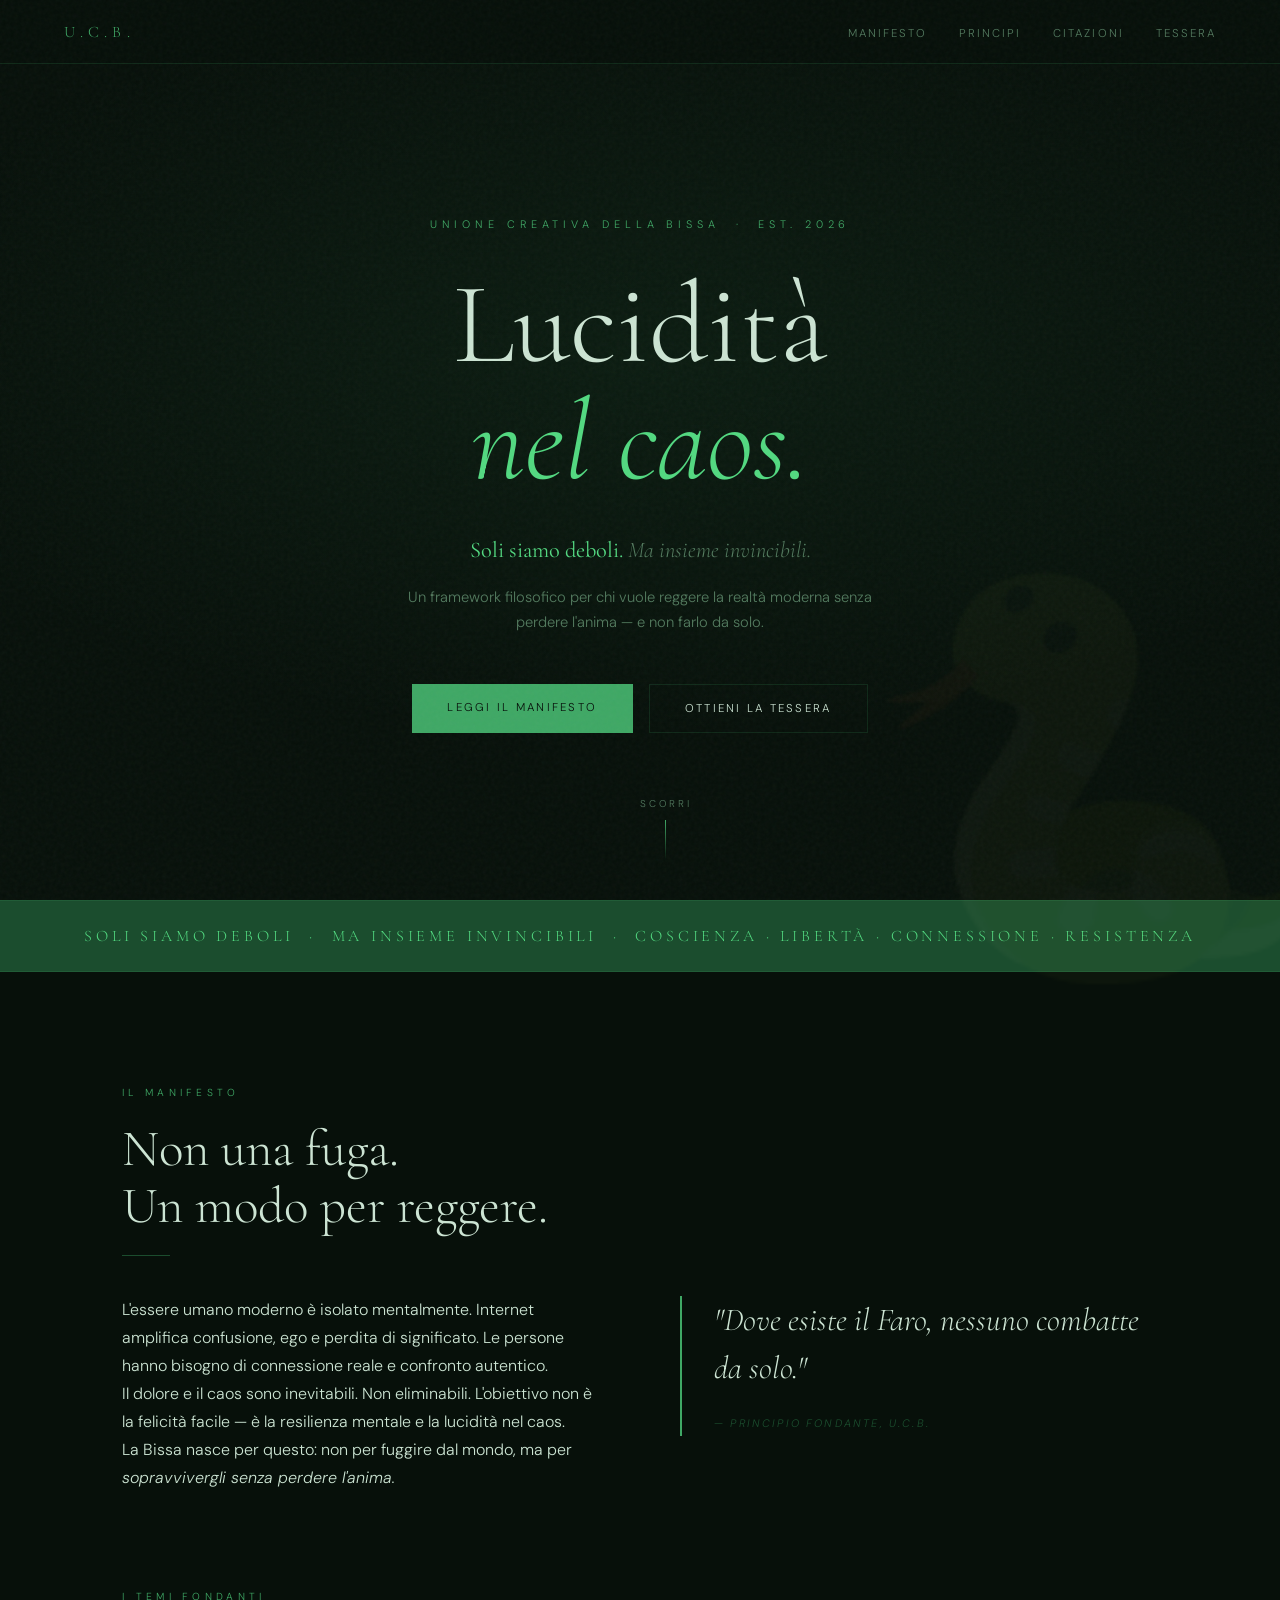
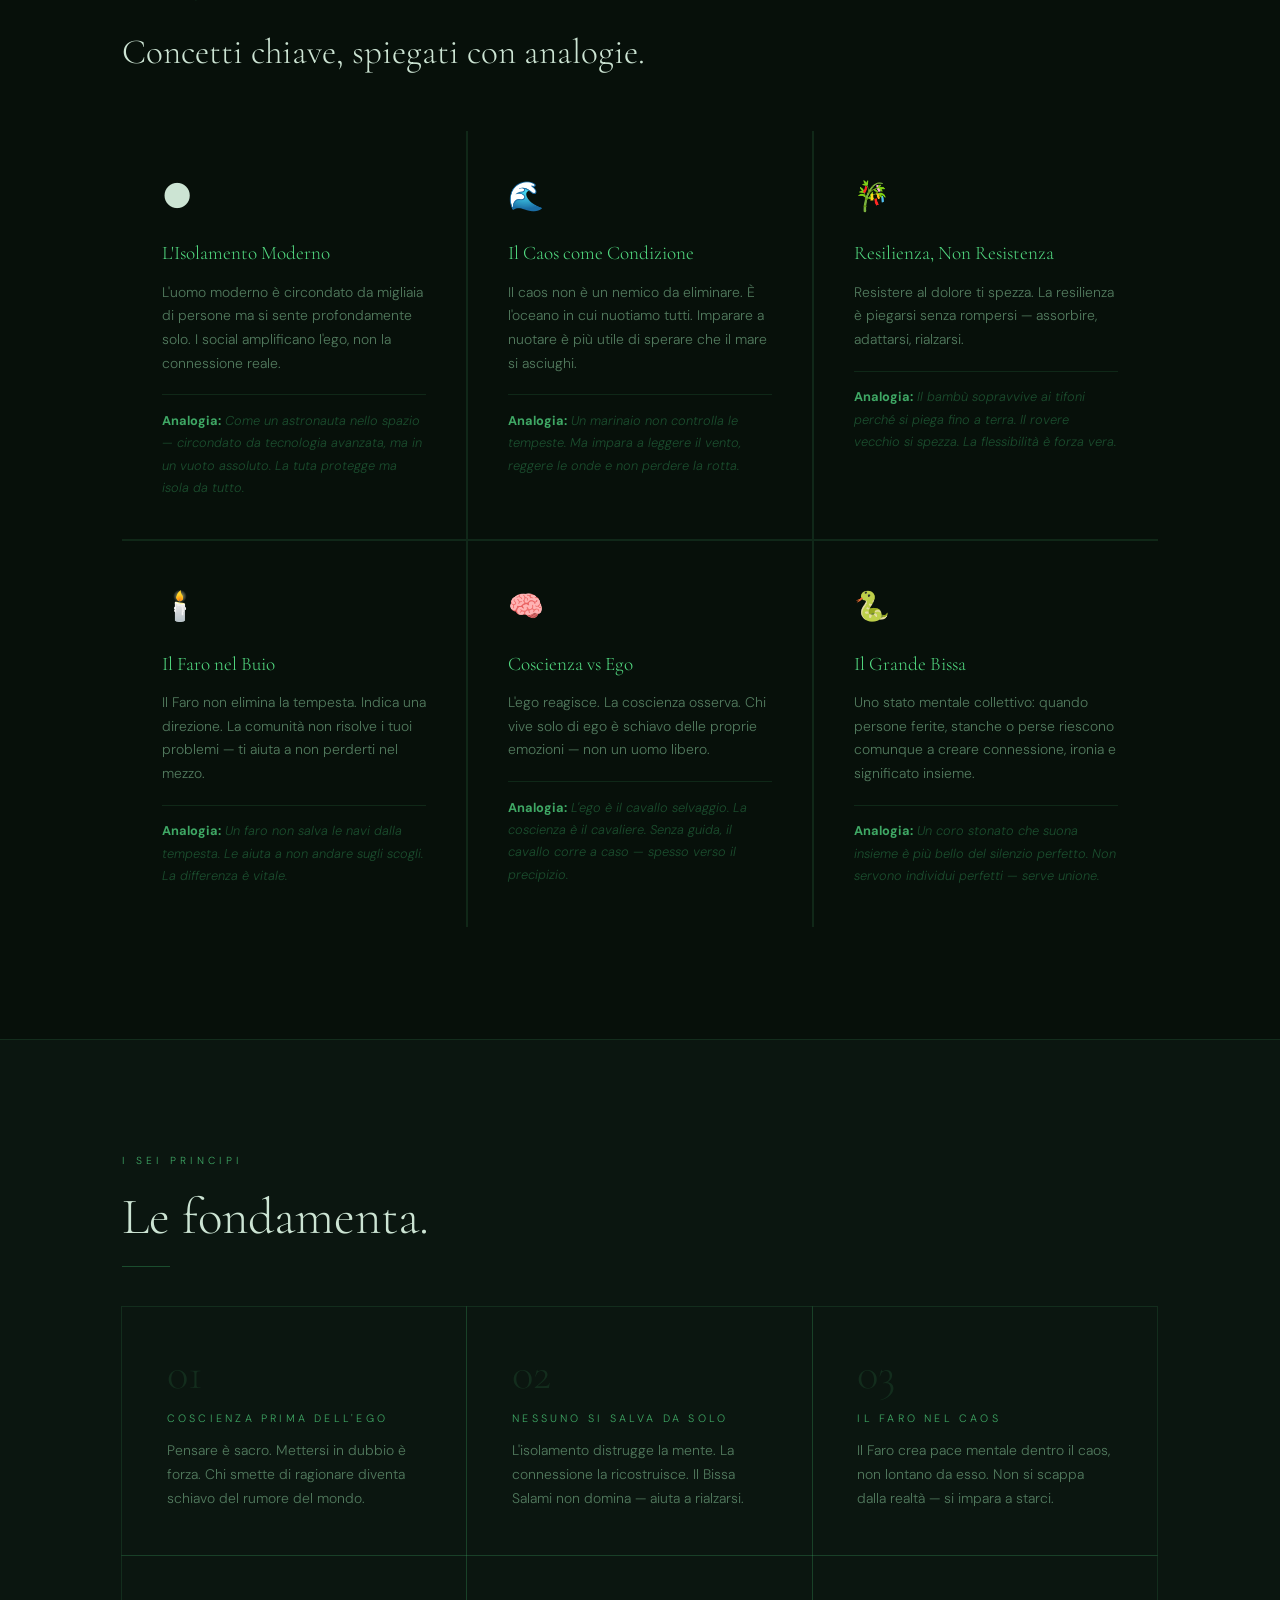
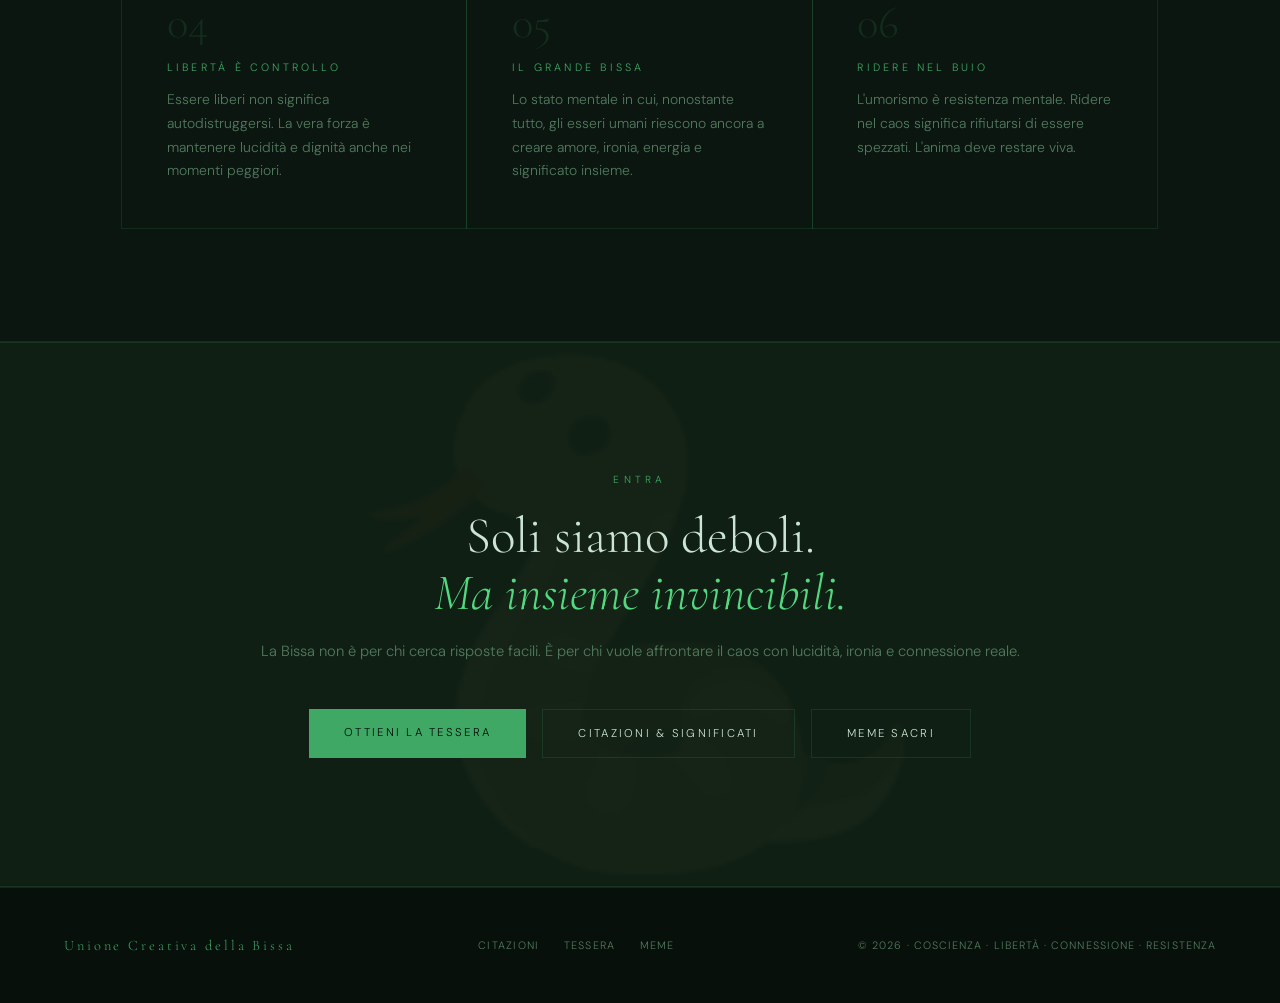
<file: index.html>
<!DOCTYPE html>
<html lang="it">
<head>
  <meta charset="UTF-8" />
  <meta name="viewport" content="width=device-width, initial-scale=1.0" />
  <title>Unione Creativa della Bissa</title>
  <link rel="stylesheet" href="style.css" />
  <style>
    /* ── HERO ── */
    .hero {
      min-height: 100vh;
      display: grid; place-items: center; text-align: center;
      padding: 8rem 2rem 5rem;
      position: relative;
      background: radial-gradient(ellipse 90% 60% at 50% 40%, rgba(63,168,101,0.08) 0%, transparent 70%);
    }
    .hero-inner { max-width: 840px; position: relative; z-index: 1; }

    .hero-eyebrow {
      font-size: 0.68rem; letter-spacing: 0.45em; text-transform: uppercase;
      color: var(--green); margin-bottom: 2rem;
      opacity: 0; animation: fadeUp 1s ease 0.3s forwards;
    }
    .hero-title {
      font-family: var(--serif); font-size: clamp(3.8rem, 9vw, 7.5rem);
      font-weight: 300; line-height: 1.02; color: var(--cream);
      margin-bottom: 1.8rem;
      opacity: 0; animation: fadeUp 1s ease 0.6s forwards;
    }
    .hero-title em { font-style: italic; color: var(--green-bright); }

    .hero-motto {
      font-family: var(--serif); font-size: clamp(1.05rem, 2.2vw, 1.4rem);
      font-style: italic; color: var(--muted);
      margin-bottom: 1rem;
      opacity: 0; animation: fadeUp 1s ease 0.85s forwards;
    }
    .hero-motto strong { color: var(--green-bright); font-style: normal; font-weight: 400; }

    .hero-sub {
      font-size: 0.92rem; color: var(--muted);
      max-width: 480px; margin: 0 auto 3rem;
      opacity: 0; animation: fadeUp 1s ease 1.05s forwards;
    }
    .hero-actions {
      display: flex; gap: 1rem; justify-content: center; flex-wrap: wrap;
      opacity: 0; animation: fadeUp 1s ease 1.25s forwards;
    }

    /* snake SVG bg decoration */
    .hero-bg-symbol {
      position: absolute; bottom: -80px; right: -60px;
      font-size: 30vw; color: rgba(63,168,101,0.03);
      font-family: var(--serif); line-height: 1; pointer-events: none;
      user-select: none; animation: pulse 8s ease-in-out infinite;
    }

    .scroll-hint {
      position: absolute; bottom: 2.5rem; left: 50%; transform: translateX(-50%);
      display: flex; flex-direction: column; align-items: center; gap: 0.5rem;
      color: var(--muted); font-size: 0.62rem; letter-spacing: 0.3em; text-transform: uppercase;
      opacity: 0; animation: fadeUp 1s ease 1.8s forwards;
    }
    .scroll-line { width: 1px; height: 40px; background: linear-gradient(to bottom, var(--green), transparent); animation: scrollPulse 2s ease-in-out infinite; }

    /* ── MANIFESTO ── */
    .manifesto-wrap { padding: 7rem 2rem; max-width: 1100px; margin: 0 auto; }
    .manifesto-intro {
      display: grid; grid-template-columns: 1fr 1fr; gap: 5rem;
      align-items: start; margin-bottom: 6rem;
    }
    .manifesto-text p { color: var(--muted); font-size: 0.93rem; margin-bottom: 1.2rem; }
    .manifesto-text p span { color: var(--cream); }
    .manifesto-text p em { color: var(--green-bright); font-style: normal; }

    .quote-block {
      border-left: 2px solid var(--green);
      padding-left: 2rem;
    }
    .quote-block blockquote {
      font-family: var(--serif); font-size: clamp(1.4rem, 2.5vw, 2rem);
      font-style: italic; font-weight: 300; line-height: 1.5;
      color: var(--cream); margin-bottom: 1rem;
    }
    .quote-block cite { font-size: 0.68rem; letter-spacing: 0.2em; text-transform: uppercase; color: var(--green-dim); }

    /* TEMI GRID */
    .temi-label { margin-bottom: 1rem; }
    .temi-intro-title {
      font-family: var(--serif); font-size: clamp(1.5rem, 3vw, 2.2rem);
      font-weight: 300; margin-bottom: 3rem; color: var(--cream);
    }
    .temi-grid {
      display: grid; grid-template-columns: repeat(auto-fit, minmax(300px, 1fr));
      gap: 2px; background: var(--border);
    }
    .tema {
      background: var(--bg); padding: 2.5rem;
      position: relative; overflow: hidden; transition: background 0.3s;
    }
    .tema::after {
      content: ''; position: absolute; bottom: 0; left: 0; right: 0;
      height: 2px; background: var(--green);
      transform: scaleX(0); transform-origin: left; transition: transform 0.4s ease;
    }
    .tema:hover { background: var(--surface); }
    .tema:hover::after { transform: scaleX(1); }

    .tema-icon { font-size: 1.8rem; margin-bottom: 1rem; }
    .tema-title { font-family: var(--serif); font-size: 1.2rem; color: var(--green-bright); margin-bottom: 0.6rem; }
    .tema-desc { font-size: 0.87rem; color: var(--muted); margin-bottom: 1.2rem; line-height: 1.7; }
    .tema-analogia {
      font-size: 0.8rem; color: var(--green-dim);
      border-top: 1px solid var(--border); padding-top: 0.9rem; font-style: italic;
    }
    .tema-analogia strong { color: var(--green); font-style: normal; }

    /* ── PRINCIPI ── */
    .principi-bg {
      background: var(--bg2);
      border-top: 1px solid var(--border); border-bottom: 1px solid var(--border);
    }
    .principi-inner { max-width: 1100px; margin: 0 auto; padding: 7rem 2rem; }
    .principi-grid {
      display: grid; grid-template-columns: repeat(auto-fit, minmax(300px, 1fr)); gap: 0;
    }
    .principio {
      padding: 2.8rem; border: 1px solid var(--border); margin: -1px 0 0 -1px;
      transition: background 0.3s; position: relative; overflow: hidden;
    }
    .principio::before {
      content: ''; position: absolute; top: 0; left: 0;
      width: 2px; height: 0; background: var(--green); transition: height 0.4s ease;
    }
    .principio:hover::before { height: 100%; }
    .principio:hover { background: var(--surface); }
    .principio-num { font-family: var(--serif); font-size: 2.8rem; font-weight: 300; color: var(--border); line-height: 1; margin-bottom: 0.8rem; }
    .principio-title { font-size: 0.67rem; letter-spacing: 0.3em; text-transform: uppercase; color: var(--green); margin-bottom: 0.7rem; }
    .principio-body { font-size: 0.87rem; color: var(--muted); line-height: 1.7; }

    /* ── CTA FARO ── */
    .faro-cta {
      background: var(--surface); border-top: 1px solid var(--border); border-bottom: 1px solid var(--border);
      padding: 8rem 4rem; text-align: center; position: relative; overflow: hidden;
    }
    .faro-cta::before {
      content: '🐍'; position: absolute; top: 50%; left: 50%;
      transform: translate(-50%, -50%);
      font-size: 38vw; opacity: 0.025; pointer-events: none; line-height: 1;
      animation: spinSlow 120s linear infinite;
    }
    .faro-cta .section-title { margin: 0 auto 1rem; max-width: 640px; }
    .faro-cta .section-body { margin: 0 auto 2.8rem; }
    .faro-cta-actions { display: flex; gap: 1rem; justify-content: center; flex-wrap: wrap; }

    /* RESPONSIVE */
    @media (max-width: 768px) {
      .manifesto-intro { grid-template-columns: 1fr; gap: 3rem; }
      .faro-cta { padding: 5rem 1.5rem; }
    }
  </style>
</head>
<body>

  <nav class="site-nav">
    <a href="index.html" class="nav-logo">U.C.B.</a>
    <ul class="nav-links">
      <li><a href="#manifesto">Manifesto</a></li>
      <li><a href="#principi">Principi</a></li>
      <li><a href="citazioni.html">Citazioni</a></li>
      <li><a href="tessera.html">Tessera</a></li>
    </ul>
  </nav>

  <!-- HERO -->
  <div class="hero">
    <div class="hero-inner">
      <p class="hero-eyebrow">Unione Creativa della Bissa &nbsp;·&nbsp; Est. 2026</p>
      <h1 class="hero-title">Lucidità<br><em>nel caos.</em></h1>
      <p class="hero-motto"><strong>Soli siamo deboli.</strong> Ma insieme invincibili.</p>
      <p class="hero-sub">Un framework filosofico per chi vuole reggere la realtà moderna senza perdere l'anima — e non farlo da solo.</p>
      <div class="hero-actions">
        <a href="#manifesto" class="btn btn-primary">Leggi il Manifesto</a>
        <a href="tessera.html" class="btn btn-ghost">Ottieni la Tessera</a>
      </div>
    </div>
    <div class="hero-bg-symbol">🐍</div>
    <div class="scroll-hint">
      <span>Scorri</span>
      <div class="scroll-line"></div>
    </div>
  </div>

  <!-- MOTTO BAND -->
  <div class="motto-band">
    <p>Soli siamo deboli &nbsp;·&nbsp; Ma insieme invincibili &nbsp;·&nbsp; Coscienza · Libertà · Connessione · Resistenza</p>
  </div>

  <!-- MANIFESTO -->
  <div class="manifesto-wrap" id="manifesto">
    <span class="section-label reveal">Il Manifesto</span>
    <h2 class="section-title reveal">Non una fuga.<br>Un modo per reggere.</h2>
    <div class="divider reveal"></div>

    <div class="manifesto-intro">
      <div class="reveal">
        <p>L'essere umano moderno è <span>isolato mentalmente</span>. Internet amplifica confusione, ego e perdita di significato. Le persone hanno bisogno di connessione reale e confronto autentico.</p>
        <p>Il dolore e il caos sono <span>inevitabili</span>. Non eliminabili. L'obiettivo non è la felicità facile — è la resilienza mentale e la lucidità nel caos.</p>
        <p>La Bissa nasce per questo: non per fuggire dal mondo, ma per <em>sopravvivergli senza perdere l'anima.</em></p>
      </div>
      <div class="quote-block reveal">
        <blockquote>"Dove esiste il Faro, nessuno combatte da solo."</blockquote>
        <cite>— Principio fondante, U.C.B.</cite>
      </div>
    </div>

    <!-- TEMI CON ANALOGIE -->
    <span class="section-label temi-label reveal">I Temi Fondanti</span>
    <p class="temi-intro-title reveal">Concetti chiave, spiegati con analogie.</p>

    <div class="temi-grid">
      <div class="tema reveal">
        <div class="tema-icon">🌑</div>
        <div class="tema-title">L'Isolamento Moderno</div>
        <div class="tema-desc">L'uomo moderno è circondato da migliaia di persone ma si sente profondamente solo. I social amplificano l'ego, non la connessione reale.</div>
        <div class="tema-analogia"><strong>Analogia:</strong> Come un astronauta nello spazio — circondato da tecnologia avanzata, ma in un vuoto assoluto. La tuta protegge ma isola da tutto.</div>
      </div>
      <div class="tema reveal">
        <div class="tema-icon">🌊</div>
        <div class="tema-title">Il Caos come Condizione</div>
        <div class="tema-desc">Il caos non è un nemico da eliminare. È l'oceano in cui nuotiamo tutti. Imparare a nuotare è più utile di sperare che il mare si asciughi.</div>
        <div class="tema-analogia"><strong>Analogia:</strong> Un marinaio non controlla le tempeste. Ma impara a leggere il vento, reggere le onde e non perdere la rotta.</div>
      </div>
      <div class="tema reveal">
        <div class="tema-icon">🎋</div>
        <div class="tema-title">Resilienza, Non Resistenza</div>
        <div class="tema-desc">Resistere al dolore ti spezza. La resilienza è piegarsi senza rompersi — assorbire, adattarsi, rialzarsi.</div>
        <div class="tema-analogia"><strong>Analogia:</strong> Il bambù sopravvive ai tifoni perché si piega fino a terra. Il rovere vecchio si spezza. La flessibilità è forza vera.</div>
      </div>
      <div class="tema reveal">
        <div class="tema-icon">🕯️</div>
        <div class="tema-title">Il Faro nel Buio</div>
        <div class="tema-desc">Il Faro non elimina la tempesta. Indica una direzione. La comunità non risolve i tuoi problemi — ti aiuta a non perderti nel mezzo.</div>
        <div class="tema-analogia"><strong>Analogia:</strong> Un faro non salva le navi dalla tempesta. Le aiuta a non andare sugli scogli. La differenza è vitale.</div>
      </div>
      <div class="tema reveal">
        <div class="tema-icon">🧠</div>
        <div class="tema-title">Coscienza vs Ego</div>
        <div class="tema-desc">L'ego reagisce. La coscienza osserva. Chi vive solo di ego è schiavo delle proprie emozioni — non un uomo libero.</div>
        <div class="tema-analogia"><strong>Analogia:</strong> L'ego è il cavallo selvaggio. La coscienza è il cavaliere. Senza guida, il cavallo corre a caso — spesso verso il precipizio.</div>
      </div>
      <div class="tema reveal">
        <div class="tema-icon">🐍</div>
        <div class="tema-title">Il Grande Bissa</div>
        <div class="tema-desc">Uno stato mentale collettivo: quando persone ferite, stanche o perse riescono comunque a creare connessione, ironia e significato insieme.</div>
        <div class="tema-analogia"><strong>Analogia:</strong> Un coro stonato che suona insieme è più bello del silenzio perfetto. Non servono individui perfetti — serve unione.</div>
      </div>
    </div>
  </div>

  <!-- PRINCIPI -->
  <div class="principi-bg" id="principi">
    <div class="principi-inner">
      <span class="section-label reveal">I Sei Principi</span>
      <h2 class="section-title reveal">Le fondamenta.</h2>
      <div class="divider reveal"></div>
      <div class="principi-grid">
        <div class="principio reveal">
          <div class="principio-num">01</div>
          <div class="principio-title">Coscienza prima dell'ego</div>
          <div class="principio-body">Pensare è sacro. Mettersi in dubbio è forza. Chi smette di ragionare diventa schiavo del rumore del mondo.</div>
        </div>
        <div class="principio reveal">
          <div class="principio-num">02</div>
          <div class="principio-title">Nessuno si salva da solo</div>
          <div class="principio-body">L'isolamento distrugge la mente. La connessione la ricostruisce. Il Bissa Salami non domina — aiuta a rialzarsi.</div>
        </div>
        <div class="principio reveal">
          <div class="principio-num">03</div>
          <div class="principio-title">Il Faro nel caos</div>
          <div class="principio-body">Il Faro crea pace mentale dentro il caos, non lontano da esso. Non si scappa dalla realtà — si impara a starci.</div>
        </div>
        <div class="principio reveal">
          <div class="principio-num">04</div>
          <div class="principio-title">Libertà è controllo</div>
          <div class="principio-body">Essere liberi non significa autodistruggersi. La vera forza è mantenere lucidità e dignità anche nei momenti peggiori.</div>
        </div>
        <div class="principio reveal">
          <div class="principio-num">05</div>
          <div class="principio-title">Il Grande Bissa</div>
          <div class="principio-body">Lo stato mentale in cui, nonostante tutto, gli esseri umani riescono ancora a creare amore, ironia, energia e significato insieme.</div>
        </div>
        <div class="principio reveal">
          <div class="principio-num">06</div>
          <div class="principio-title">Ridere nel buio</div>
          <div class="principio-body">L'umorismo è resistenza mentale. Ridere nel caos significa rifiutarsi di essere spezzati. L'anima deve restare viva.</div>
        </div>
      </div>
    </div>
  </div>

  <!-- CTA FARO -->
  <div class="faro-cta">
    <span class="section-label reveal">Entra</span>
    <h2 class="section-title reveal">Soli siamo deboli.<br><em style="font-family:var(--serif); font-style:italic; color:var(--green-bright)">Ma insieme invincibili.</em></h2>
    <p class="section-body reveal">La Bissa non è per chi cerca risposte facili. È per chi vuole affrontare il caos con lucidità, ironia e connessione reale.</p>
    <div class="faro-cta-actions reveal">
      <a href="tessera.html" class="btn btn-primary">Ottieni la Tessera</a>
      <a href="citazioni.html" class="btn btn-ghost">Citazioni & Significati</a>
      <a href="meme.html" class="btn btn-ghost">Meme Sacri</a>
    </div>
  </div>

  <footer class="site-footer">
    <span class="footer-logo">Unione Creativa della Bissa</span>
    <nav class="footer-links">
      <a href="citazioni.html">Citazioni</a>
      <a href="tessera.html">Tessera</a>
      <a href="meme.html">Meme</a>
    </nav>
    <span class="footer-copy">© 2026 · COSCIENZA · LIBERTÀ · CONNESSIONE · RESISTENZA</span>
  </footer>

  <script src="script.js"></script>
</body>
</html>
</file>
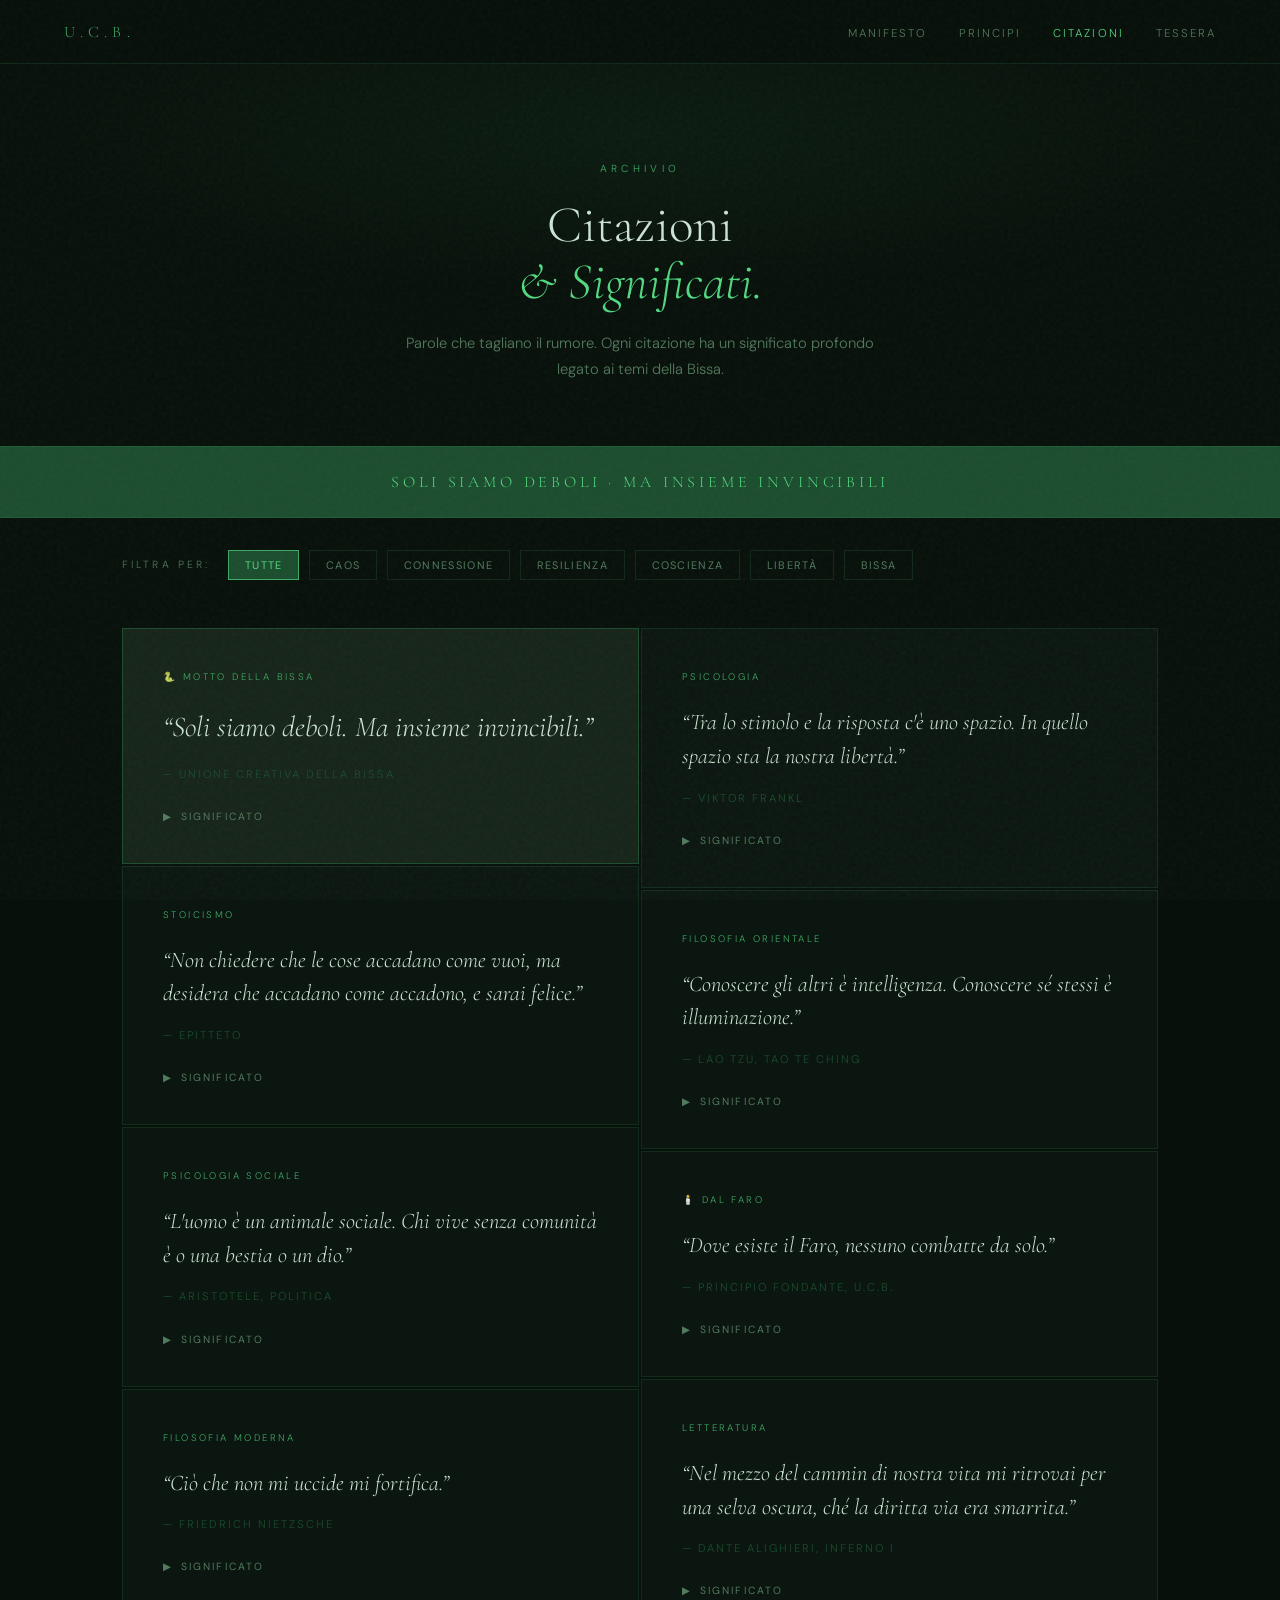
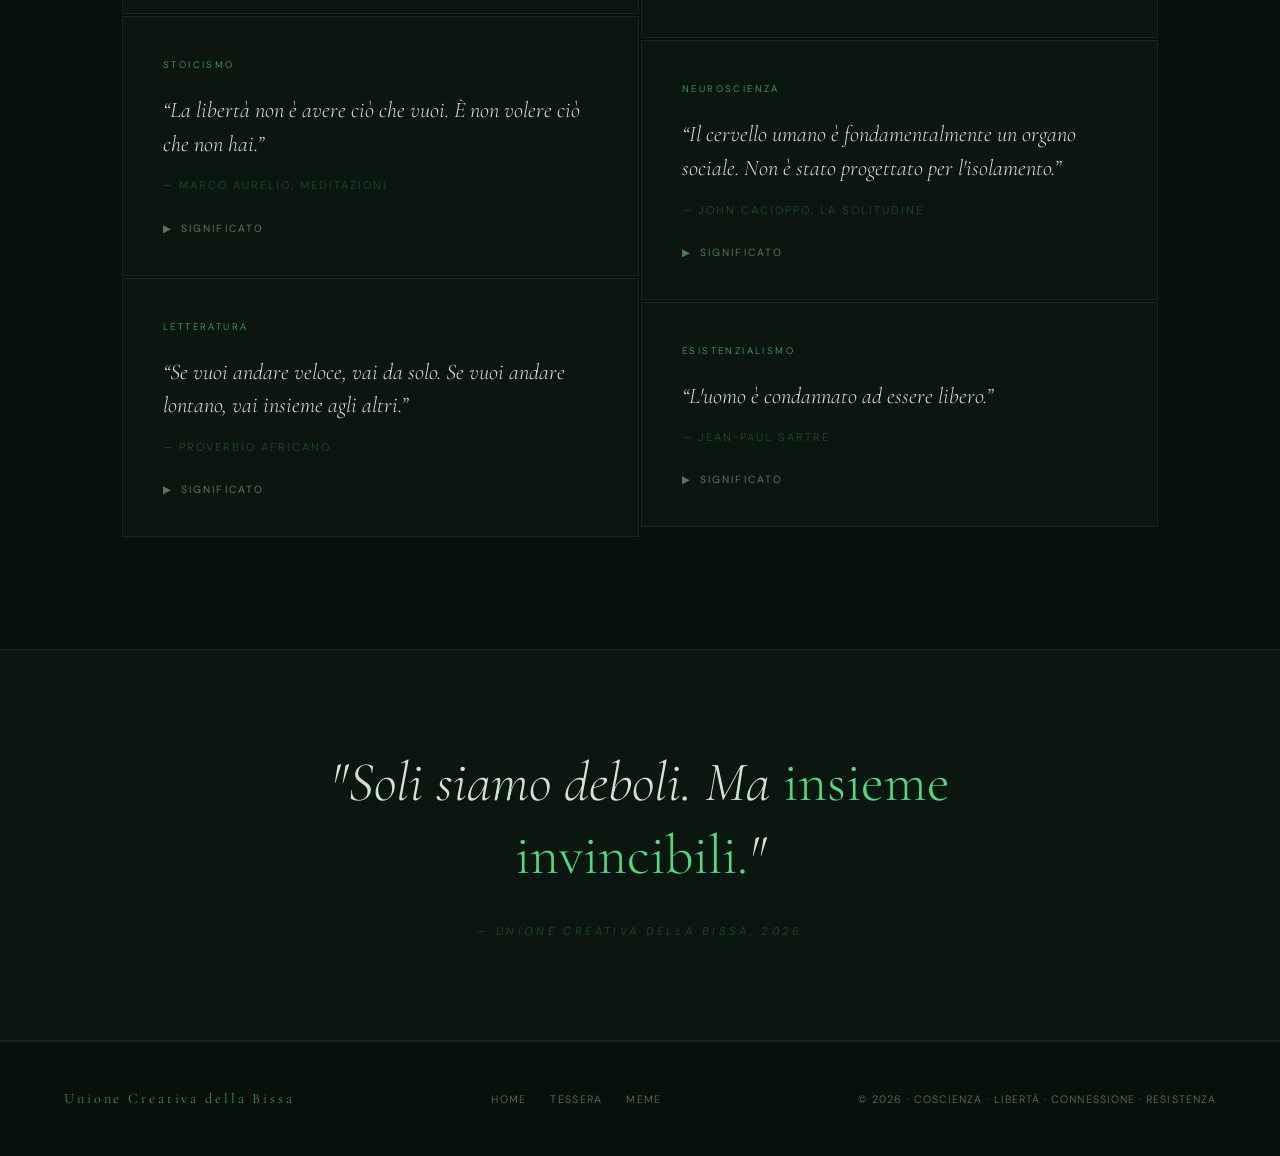
<file: citazioni.html>
<!DOCTYPE html>
<html lang="it">
<head>
  <meta charset="UTF-8" />
  <meta name="viewport" content="width=device-width, initial-scale=1.0" />
  <title>Citazioni — U.C.B.</title>
  <link rel="stylesheet" href="style.css" />
  <style>
    .page-hero {
      padding: 10rem 2rem 4rem; text-align: center;
      background: radial-gradient(ellipse 70% 50% at 50% 30%, rgba(63,168,101,0.07) 0%, transparent 70%);
    }
    .page-hero p { color: var(--muted); font-size: 0.92rem; max-width: 500px; margin: 1rem auto 0; }

    /* ── FILTER BAR ── */
    .filter-bar {
      max-width: 1100px; margin: 0 auto; padding: 2rem 2rem 0;
      display: flex; gap: 0.6rem; flex-wrap: wrap; align-items: center;
    }
    .filter-label { font-size: 0.65rem; letter-spacing: 0.3em; text-transform: uppercase; color: var(--muted); margin-right: 0.5rem; }
    .filter-btn {
      padding: 0.45rem 1rem; background: transparent;
      border: 1px solid var(--border); color: var(--muted);
      font-family: var(--sans); font-size: 0.68rem; letter-spacing: 0.12em;
      text-transform: uppercase; cursor: pointer; transition: all 0.25s;
    }
    .filter-btn:hover { border-color: var(--green); color: var(--cream); }
    .filter-btn.active { background: var(--green-dim); border-color: var(--green); color: var(--green-bright); }

    /* ── CITAZIONI GRID ── */
    .citazioni-wrap { max-width: 1100px; margin: 3rem auto 0; padding: 0 2rem 7rem; }
    .citazioni-masonry {
      columns: 2; column-gap: 2px;
    }

    .cita-card {
      break-inside: avoid;
      background: var(--bg2); border: 1px solid var(--border);
      padding: 2.5rem; margin-bottom: 2px;
      position: relative; transition: background 0.3s;
      display: block;
    }
    .cita-card::before {
      content: ''; position: absolute; left: 0; top: 0; bottom: 0;
      width: 2px; background: var(--green);
      transform: scaleY(0); transform-origin: top; transition: transform 0.4s ease;
    }
    .cita-card:hover { background: var(--surface); }
    .cita-card:hover::before { transform: scaleY(1); }
    .cita-card.hidden { display: none; }

    .cita-tag {
      font-size: 0.6rem; letter-spacing: 0.25em; text-transform: uppercase;
      color: var(--green); margin-bottom: 1.2rem; display: block;
    }

    .cita-quote {
      font-family: var(--serif); font-size: clamp(1.1rem, 2vw, 1.4rem);
      font-style: italic; font-weight: 300; color: var(--cream);
      line-height: 1.5; margin-bottom: 1rem;
    }
    .cita-quote::before { content: '\201C'; }
    .cita-quote::after  { content: '\201D'; }

    .cita-autore {
      font-size: 0.7rem; letter-spacing: 0.18em; text-transform: uppercase;
      color: var(--green-dim); margin-bottom: 1.6rem;
    }

    /* Significato accordion */
    .cita-toggle {
      background: none; border: none; cursor: pointer;
      display: flex; align-items: center; gap: 0.5rem;
      font-family: var(--sans); font-size: 0.65rem; letter-spacing: 0.2em;
      text-transform: uppercase; color: var(--muted); transition: color 0.3s;
      padding: 0;
    }
    .cita-toggle:hover { color: var(--green); }
    .cita-toggle .arrow { transition: transform 0.3s; display: inline-block; }
    .cita-toggle.open .arrow { transform: rotate(90deg); }

    .cita-significato {
      max-height: 0; overflow: hidden;
      transition: max-height 0.4s ease, padding 0.3s ease;
    }
    .cita-significato.open {
      max-height: 400px;
      padding-top: 1.2rem;
    }
    .cita-significato p {
      font-size: 0.87rem; color: var(--muted); line-height: 1.75;
      border-top: 1px solid var(--border); padding-top: 1.2rem;
    }
    .cita-significato .cita-tema {
      margin-top: 0.8rem; font-size: 0.75rem; color: var(--green);
      font-style: italic;
    }

    /* FEATURED quote */
    .cita-featured {
      background: var(--surface2);
      border-color: var(--green-dim);
      border-width: 1px;
    }
    .cita-featured .cita-quote { font-size: clamp(1.3rem, 2.5vw, 1.8rem); }

    /* ── MOTTO SECTION ── */
    .motto-section {
      background: var(--bg2); border-top: 1px solid var(--border); border-bottom: 1px solid var(--border);
      padding: 6rem 2rem; text-align: center;
    }
    .motto-section blockquote {
      font-family: var(--serif); font-size: clamp(2rem, 5vw, 3.5rem);
      font-weight: 300; font-style: italic; color: var(--cream); line-height: 1.3;
      max-width: 700px; margin: 0 auto 1.5rem;
    }
    .motto-section blockquote em { color: var(--green-bright); font-style: normal; }
    .motto-section cite { font-size: 0.7rem; letter-spacing: 0.3em; text-transform: uppercase; color: var(--green-dim); }

    @media (max-width: 768px) {
      .citazioni-masonry { columns: 1; }
      .motto-section { padding: 4rem 1.5rem; }
    }
  </style>
</head>
<body>

  <nav class="site-nav">
    <a href="index.html" class="nav-logo">U.C.B.</a>
    <ul class="nav-links">
      <li><a href="index.html#manifesto">Manifesto</a></li>
      <li><a href="index.html#principi">Principi</a></li>
      <li><a href="citazioni.html">Citazioni</a></li>
      <li><a href="tessera.html">Tessera</a></li>
    </ul>
  </nav>

  <div class="page-hero">
    <span class="section-label reveal">Archivio</span>
    <h1 class="section-title reveal">Citazioni<br><em style="font-style:italic; color:var(--green-bright)">& Significati.</em></h1>
    <p class="reveal">Parole che tagliano il rumore. Ogni citazione ha un significato profondo legato ai temi della Bissa.</p>
  </div>

  <div class="motto-band"><p>Soli siamo deboli · Ma insieme invincibili</p></div>

  <!-- FILTER -->
  <div class="filter-bar reveal">
    <span class="filter-label">Filtra per:</span>
    <button class="filter-btn active" data-filter="all">Tutte</button>
    <button class="filter-btn" data-filter="caos">Caos</button>
    <button class="filter-btn" data-filter="connessione">Connessione</button>
    <button class="filter-btn" data-filter="resilienza">Resilienza</button>
    <button class="filter-btn" data-filter="coscienza">Coscienza</button>
    <button class="filter-btn" data-filter="liberta">Libertà</button>
    <button class="filter-btn" data-filter="bissa">Bissa</button>
  </div>

  <!-- CITAZIONI -->
  <div class="citazioni-wrap">
    <div class="citazioni-masonry" id="citazioni-grid">

      <!-- MOTTO ORIGINALE -->
      <div class="cita-card cita-featured reveal" data-cat="bissa connessione">
        <span class="cita-tag">🐍 Motto della Bissa</span>
        <p class="cita-quote">Soli siamo deboli. Ma insieme invincibili.</p>
        <p class="cita-autore">— Unione Creativa della Bissa</p>
        <button class="cita-toggle" onclick="toggleSignificato(this)">
          <span class="arrow">▶</span> Significato
        </button>
        <div class="cita-significato">
          <p>Il motto fondante. Non è ottimismo vuoto — è una dichiarazione di struttura. Un individuo isolato, per quanto forte, è vulnerabile. La comunità non elimina le debolezze individuali: le compensa, le distribuisce, le trasforma in forza collettiva. È matematica sociale.</p>
          <p class="cita-tema">Tema: Connessione · Il Grande Bissa</p>
        </div>
      </div>

      <div class="cita-card reveal" data-cat="resilienza caos">
        <span class="cita-tag">Stoicismo</span>
        <p class="cita-quote">Non chiedere che le cose accadano come vuoi, ma desidera che accadano come accadono, e sarai felice.</p>
        <p class="cita-autore">— Epitteto</p>
        <button class="cita-toggle" onclick="toggleSignificato(this)">
          <span class="arrow">▶</span> Significato
        </button>
        <div class="cita-significato">
          <p>Epitteto — ex schiavo, stoico — capisce il caos meglio di chiunque. Non si tratta di rassegnazione: si tratta di smettere di sprecare energia su ciò che non controlli. La Bissa non combatte il mare — impara a navigarlo.</p>
          <p class="cita-tema">Tema: Resilienza · Il Caos come Condizione</p>
        </div>
      </div>

      <div class="cita-card reveal" data-cat="connessione">
        <span class="cita-tag">Psicologia sociale</span>
        <p class="cita-quote">L'uomo è un animale sociale. Chi vive senza comunità è o una bestia o un dio.</p>
        <p class="cita-autore">— Aristotele, Politica</p>
        <button class="cita-toggle" onclick="toggleSignificato(this)">
          <span class="arrow">▶</span> Significato
        </button>
        <div class="cita-significato">
          <p>Aristotele lo scrive 2400 anni fa, la neuroscienza lo conferma oggi: l'isolamento cronico è patologico. Non siamo costruiti per stare soli. La Bissa parte da qui — non come romanticismo, ma come biologia.</p>
          <p class="cita-tema">Tema: Connessione · L'Isolamento Moderno</p>
        </div>
      </div>

      <div class="cita-card reveal" data-cat="caos resilienza">
        <span class="cita-tag">Filosofia moderna</span>
        <p class="cita-quote">Ciò che non mi uccide mi fortifica.</p>
        <p class="cita-autore">— Friedrich Nietzsche</p>
        <button class="cita-toggle" onclick="toggleSignificato(this)">
          <span class="arrow">▶</span> Significato
        </button>
        <div class="cita-significato">
          <p>Spesso citata male. Nietzsche non glorifica la sofferenza — dice che la sofferenza superata diventa struttura. Come l'osso che si consolida dove si è fratturato. La Bissa non romanticizza il dolore: lo usa come materiale da costruzione.</p>
          <p class="cita-tema">Tema: Resilienza · Il Caos come Condizione</p>
        </div>
      </div>

      <div class="cita-card reveal" data-cat="coscienza liberta">
        <span class="cita-tag">Stoicismo</span>
        <p class="cita-quote">La libertà non è avere ciò che vuoi. È non volere ciò che non hai.</p>
        <p class="cita-autore">— Marco Aurelio, Meditazioni</p>
        <button class="cita-toggle" onclick="toggleSignificato(this)">
          <span class="arrow">▶</span> Significato
        </button>
        <div class="cita-significato">
          <p>Marco Aurelio era imperatore — poteva avere tutto. Eppure capisce che il desiderio illimitato è la vera prigione. La libertà della Bissa non è fare qualunque cosa: è non essere schiavi dei propri impulsi. Controllo = libertà.</p>
          <p class="cita-tema">Tema: Libertà · Coscienza vs Ego</p>
        </div>
      </div>

      <div class="cita-card reveal" data-cat="connessione resilienza">
        <span class="cita-tag">Letteratura</span>
        <p class="cita-quote">Se vuoi andare veloce, vai da solo. Se vuoi andare lontano, vai insieme agli altri.</p>
        <p class="cita-autore">— Proverbio africano</p>
        <button class="cita-toggle" onclick="toggleSignificato(this)">
          <span class="arrow">▶</span> Significato
        </button>
        <div class="cita-significato">
          <p>Il principio della Bissa in forma di proverbio. La velocità individuale è reale — ma è corta. La distanza collettiva è lenta ma duratura. Chi costruisce comunità costruisce qualcosa che sopravvive all'individuo.</p>
          <p class="cita-tema">Tema: Connessione · Il Grande Bissa</p>
        </div>
      </div>

      <div class="cita-card reveal" data-cat="caos coscienza">
        <span class="cita-tag">Psicologia</span>
        <p class="cita-quote">Tra lo stimolo e la risposta c'è uno spazio. In quello spazio sta la nostra libertà.</p>
        <p class="cita-autore">— Viktor Frankl</p>
        <button class="cita-toggle" onclick="toggleSignificato(this)">
          <span class="arrow">▶</span> Significato
        </button>
        <div class="cita-significato">
          <p>Frankl sopravvissuto ai lager nazisti. Questo spazio tra stimolo e risposta è esattamente il confine tra ego e coscienza. L'ego reagisce. La coscienza osserva, poi sceglie. La Bissa allena quell'osservazione.</p>
          <p class="cita-tema">Tema: Coscienza · Libertà</p>
        </div>
      </div>

      <div class="cita-card reveal" data-cat="liberta coscienza">
        <span class="cita-tag">Filosofia orientale</span>
        <p class="cita-quote">Conoscere gli altri è intelligenza. Conoscere sé stessi è illuminazione.</p>
        <p class="cita-autore">— Lao Tzu, Tao Te Ching</p>
        <button class="cita-toggle" onclick="toggleSignificato(this)">
          <span class="arrow">▶</span> Significato
        </button>
        <div class="cita-significato">
          <p>La gerarchia della conoscenza nella filosofia taoista: capire il mondo esterno è utile, ma capire sé stessi è trasformativo. Senza autoconoscenza, si reagisce agli altri senza capire perché. La coscienza parte dall'interno.</p>
          <p class="cita-tema">Tema: Coscienza vs Ego</p>
        </div>
      </div>

      <div class="cita-card reveal" data-cat="bissa resilienza">
        <span class="cita-tag">🕯️ Dal Faro</span>
        <p class="cita-quote">Dove esiste il Faro, nessuno combatte da solo.</p>
        <p class="cita-autore">— Principio fondante, U.C.B.</p>
        <button class="cita-toggle" onclick="toggleSignificato(this)">
          <span class="arrow">▶</span> Significato
        </button>
        <div class="cita-significato">
          <p>Il Faro non elimina la battaglia — garantisce che non sia solitaria. La solitudine nel dolore è il fattore che trasforma una difficoltà normale in un crollo. La comunità non risolve: ridistribuisce il peso.</p>
          <p class="cita-tema">Tema: Il Faro · Connessione</p>
        </div>
      </div>

      <div class="cita-card reveal" data-cat="caos resilienza">
        <span class="cita-tag">Letteratura</span>
        <p class="cita-quote">Nel mezzo del cammin di nostra vita mi ritrovai per una selva oscura, ché la diritta via era smarrita.</p>
        <p class="cita-autore">— Dante Alighieri, Inferno I</p>
        <button class="cita-toggle" onclick="toggleSignificato(this)">
          <span class="arrow">▶</span> Significato
        </button>
        <div class="cita-significato">
          <p>700 anni fa, Dante descrive perfettamente l'esperienza della crisi di mezza vita — e di qualsiasi perdita di direzione. La selva oscura non è una punizione: è il punto di partenza. Il viaggio inizia solo quando ci si perde davvero.</p>
          <p class="cita-tema">Tema: Caos · Resilienza · Il Faro</p>
        </div>
      </div>

      <div class="cita-card reveal" data-cat="connessione bissa">
        <span class="cita-tag">Neuroscienza</span>
        <p class="cita-quote">Il cervello umano è fondamentalmente un organo sociale. Non è stato progettato per l'isolamento.</p>
        <p class="cita-autore">— John Cacioppo, La solitudine</p>
        <button class="cita-toggle" onclick="toggleSignificato(this)">
          <span class="arrow">▶</span> Significato
        </button>
        <div class="cita-significato">
          <p>Cacioppo è il più grande ricercatore sull'isolamento sociale. I suoi dati mostrano che la solitudine cronica ha effetti comparabili al fumo sulla salute fisica. La Bissa è anche questo: una risposta scientificamente fondata a un bisogno biologico reale.</p>
          <p class="cita-tema">Tema: Connessione · L'Isolamento Moderno</p>
        </div>
      </div>

      <div class="cita-card reveal" data-cat="liberta coscienza caos">
        <span class="cita-tag">Esistenzialismo</span>
        <p class="cita-quote">L'uomo è condannato ad essere libero.</p>
        <p class="cita-autore">— Jean-Paul Sartre</p>
        <button class="cita-toggle" onclick="toggleSignificato(this)">
          <span class="arrow">▶</span> Significato
        </button>
        <div class="cita-significato">
          <p>La libertà come peso, non come dono. Sartre dice che non possiamo non scegliere — anche non scegliere è una scelta. La Bissa accetta questo: il caos non ha via d'uscita, ma ha una risposta. Scegliere consapevolmente dentro il caos, non fuggire da esso.</p>
          <p class="cita-tema">Tema: Libertà · Coscienza · Caos</p>
        </div>
      </div>

    </div>
  </div>

  <!-- MOTTO GRANDE -->
  <div class="motto-section">
    <blockquote>"Soli siamo deboli. Ma <em>insieme invincibili.</em>"</blockquote>
    <cite>— Unione Creativa della Bissa, 2026</cite>
  </div>

  <footer class="site-footer">
    <span class="footer-logo">Unione Creativa della Bissa</span>
    <nav class="footer-links">
      <a href="index.html">Home</a>
      <a href="tessera.html">Tessera</a>
      <a href="meme.html">Meme</a>
    </nav>
    <span class="footer-copy">© 2026 · COSCIENZA · LIBERTÀ · CONNESSIONE · RESISTENZA</span>
  </footer>

  <script src="script.js"></script>
  <script>
    // Filter
    document.querySelectorAll('.filter-btn').forEach(btn => {
      btn.addEventListener('click', () => {
        document.querySelectorAll('.filter-btn').forEach(b => b.classList.remove('active'));
        btn.classList.add('active');
        const f = btn.dataset.filter;
        document.querySelectorAll('.cita-card').forEach(card => {
          if (f === 'all' || card.dataset.cat.includes(f)) {
            card.classList.remove('hidden');
          } else {
            card.classList.add('hidden');
          }
        });
      });
    });

    // Accordion
    function toggleSignificato(btn) {
      const sig = btn.nextElementSibling;
      btn.classList.toggle('open');
      sig.classList.toggle('open');
    }
  </script>
</body>
</html>
</file>
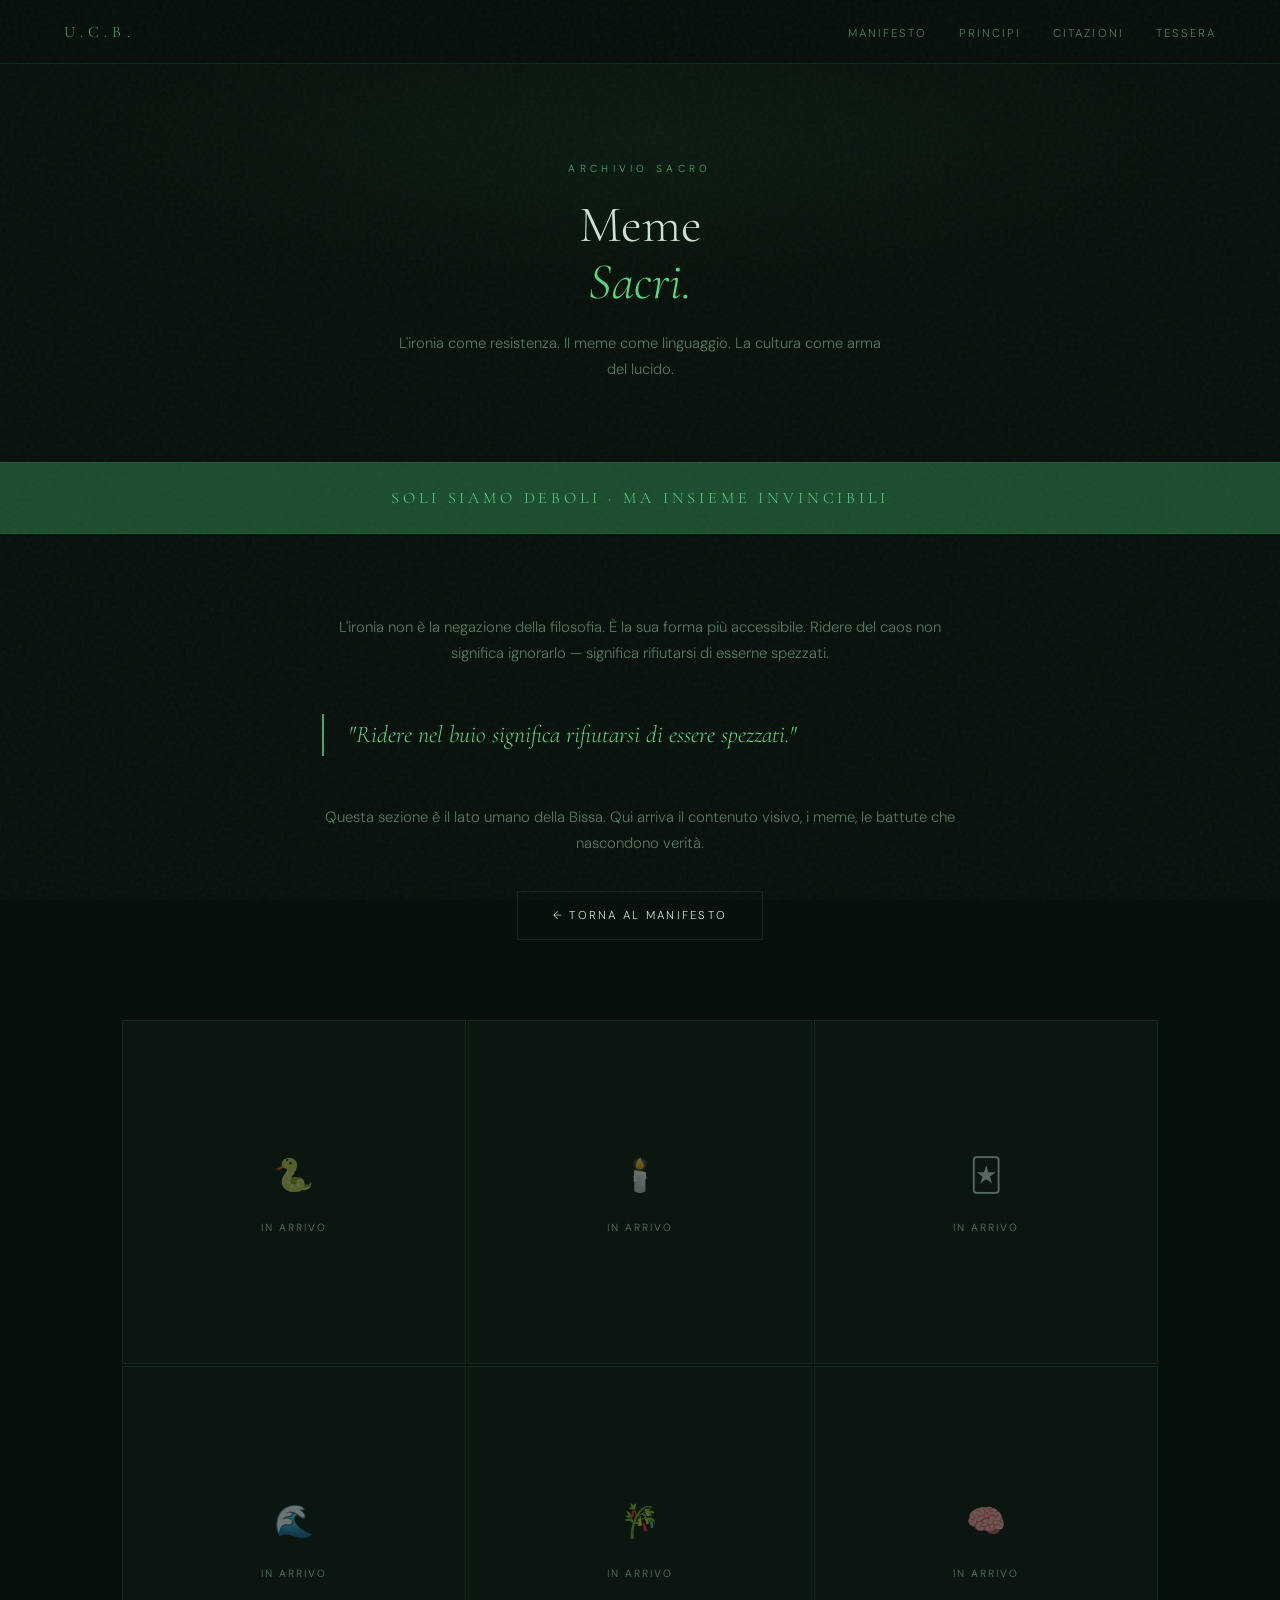
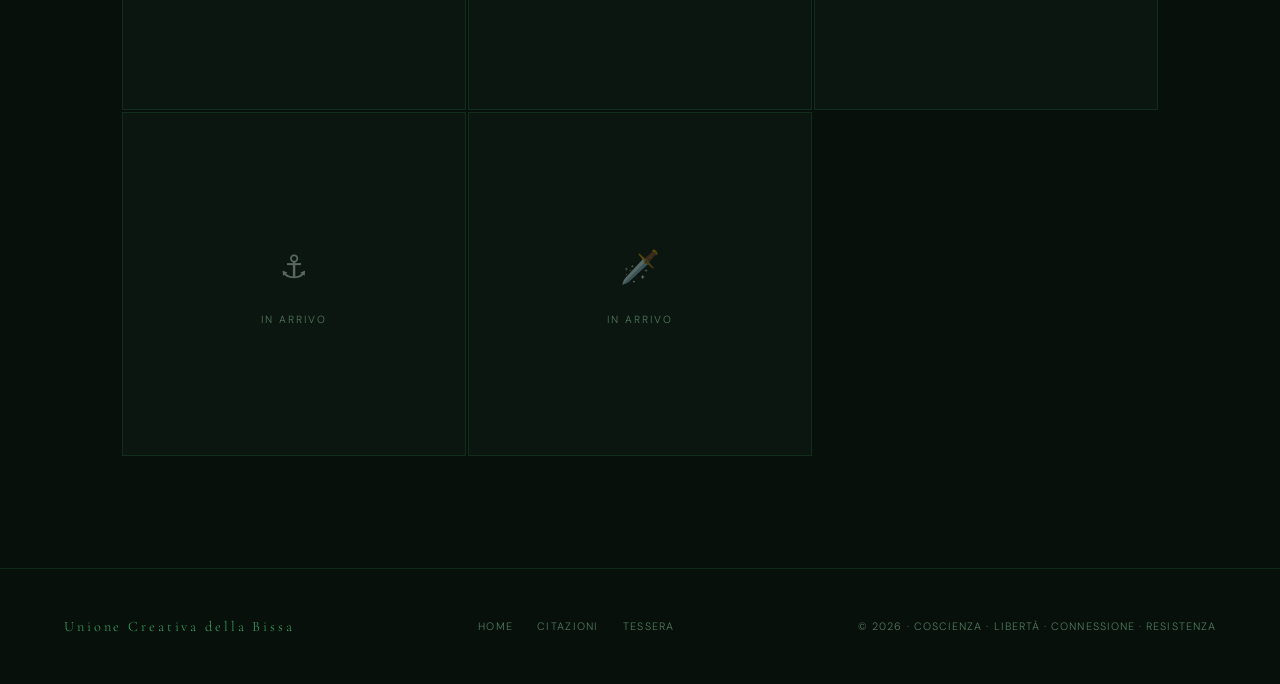
<file: meme.html>
<!DOCTYPE html>
<html lang="it">
<head>
  <meta charset="UTF-8" />
  <meta name="viewport" content="width=device-width, initial-scale=1.0" />
  <title>Meme Sacri — U.C.B.</title>
  <link rel="stylesheet" href="style.css" />
  <style>
    .page-hero {
      padding: 10rem 2rem 5rem; text-align: center;
      background: radial-gradient(ellipse 70% 50% at 50% 30%, rgba(63,168,101,0.07) 0%, transparent 70%);
    }
    .page-hero p { color: var(--muted); font-size: 0.92rem; max-width: 500px; margin: 1rem auto 0; }

    .meme-intro {
      max-width: 700px; margin: 5rem auto; padding: 0 2rem;
      text-align: center;
    }
    .meme-intro p { color: var(--muted); font-size: 0.93rem; margin-bottom: 1.2rem; }
    .meme-intro blockquote {
      font-family: var(--serif); font-size: 1.5rem; font-style: italic;
      color: var(--green-bright); border-left: 2px solid var(--green);
      padding-left: 1.5rem; text-align: left; margin: 3rem 0;
    }

    .meme-placeholder {
      max-width: 1100px; margin: 0 auto; padding: 0 2rem 7rem;
      display: grid; grid-template-columns: repeat(auto-fill, minmax(260px, 1fr)); gap: 2px;
    }
    .meme-slot {
      background: var(--bg2); border: 1px solid var(--border);
      aspect-ratio: 1; display: flex; flex-direction: column;
      align-items: center; justify-content: center; gap: 1rem;
      transition: background 0.3s; cursor: default;
    }
    .meme-slot:hover { background: var(--surface); }
    .meme-slot .slot-icon { font-size: 2rem; opacity: 0.4; }
    .meme-slot .slot-text { font-size: 0.65rem; letter-spacing: 0.2em; text-transform: uppercase; color: var(--muted); }
  </style>
</head>
<body>

  <nav class="site-nav">
    <a href="index.html" class="nav-logo">U.C.B.</a>
    <ul class="nav-links">
      <li><a href="index.html#manifesto">Manifesto</a></li>
      <li><a href="index.html#principi">Principi</a></li>
      <li><a href="citazioni.html">Citazioni</a></li>
      <li><a href="tessera.html">Tessera</a></li>
    </ul>
  </nav>

  <div class="page-hero">
    <span class="section-label reveal">Archivio Sacro</span>
    <h1 class="section-title reveal">Meme<br><em style="font-style:italic; color:var(--green-bright)">Sacri.</em></h1>
    <p class="reveal">L'ironia come resistenza. Il meme come linguaggio. La cultura come arma del lucido.</p>
  </div>

  <div class="motto-band"><p>Soli siamo deboli · Ma insieme invincibili</p></div>

  <div class="meme-intro reveal">
    <p>L'ironia non è la negazione della filosofia. È la sua forma più accessibile. Ridere del caos non significa ignorarlo — significa rifiutarsi di esserne spezzati.</p>
    <blockquote>"Ridere nel buio significa rifiutarsi di essere spezzati."</blockquote>
    <p>Questa sezione è il lato umano della Bissa. Qui arriva il contenuto visivo, i meme, le battute che nascondono verità.</p>
    <a href="index.html" class="btn btn-ghost" style="margin-top:1rem">← Torna al Manifesto</a>
  </div>

  <div class="meme-placeholder">
    <div class="meme-slot reveal"><span class="slot-icon">🐍</span><span class="slot-text">In arrivo</span></div>
    <div class="meme-slot reveal"><span class="slot-icon">🕯️</span><span class="slot-text">In arrivo</span></div>
    <div class="meme-slot reveal"><span class="slot-icon">🃏</span><span class="slot-text">In arrivo</span></div>
    <div class="meme-slot reveal"><span class="slot-icon">🌊</span><span class="slot-text">In arrivo</span></div>
    <div class="meme-slot reveal"><span class="slot-icon">🎋</span><span class="slot-text">In arrivo</span></div>
    <div class="meme-slot reveal"><span class="slot-icon">🧠</span><span class="slot-text">In arrivo</span></div>
    <div class="meme-slot reveal"><span class="slot-icon">⚓</span><span class="slot-text">In arrivo</span></div>
    <div class="meme-slot reveal"><span class="slot-icon">🗡️</span><span class="slot-text">In arrivo</span></div>
  </div>

  <footer class="site-footer">
    <span class="footer-logo">Unione Creativa della Bissa</span>
    <nav class="footer-links">
      <a href="index.html">Home</a>
      <a href="citazioni.html">Citazioni</a>
      <a href="tessera.html">Tessera</a>
    </nav>
    <span class="footer-copy">© 2026 · COSCIENZA · LIBERTÀ · CONNESSIONE · RESISTENZA</span>
  </footer>

  <script src="script.js"></script>
</body>
</html>
</file>
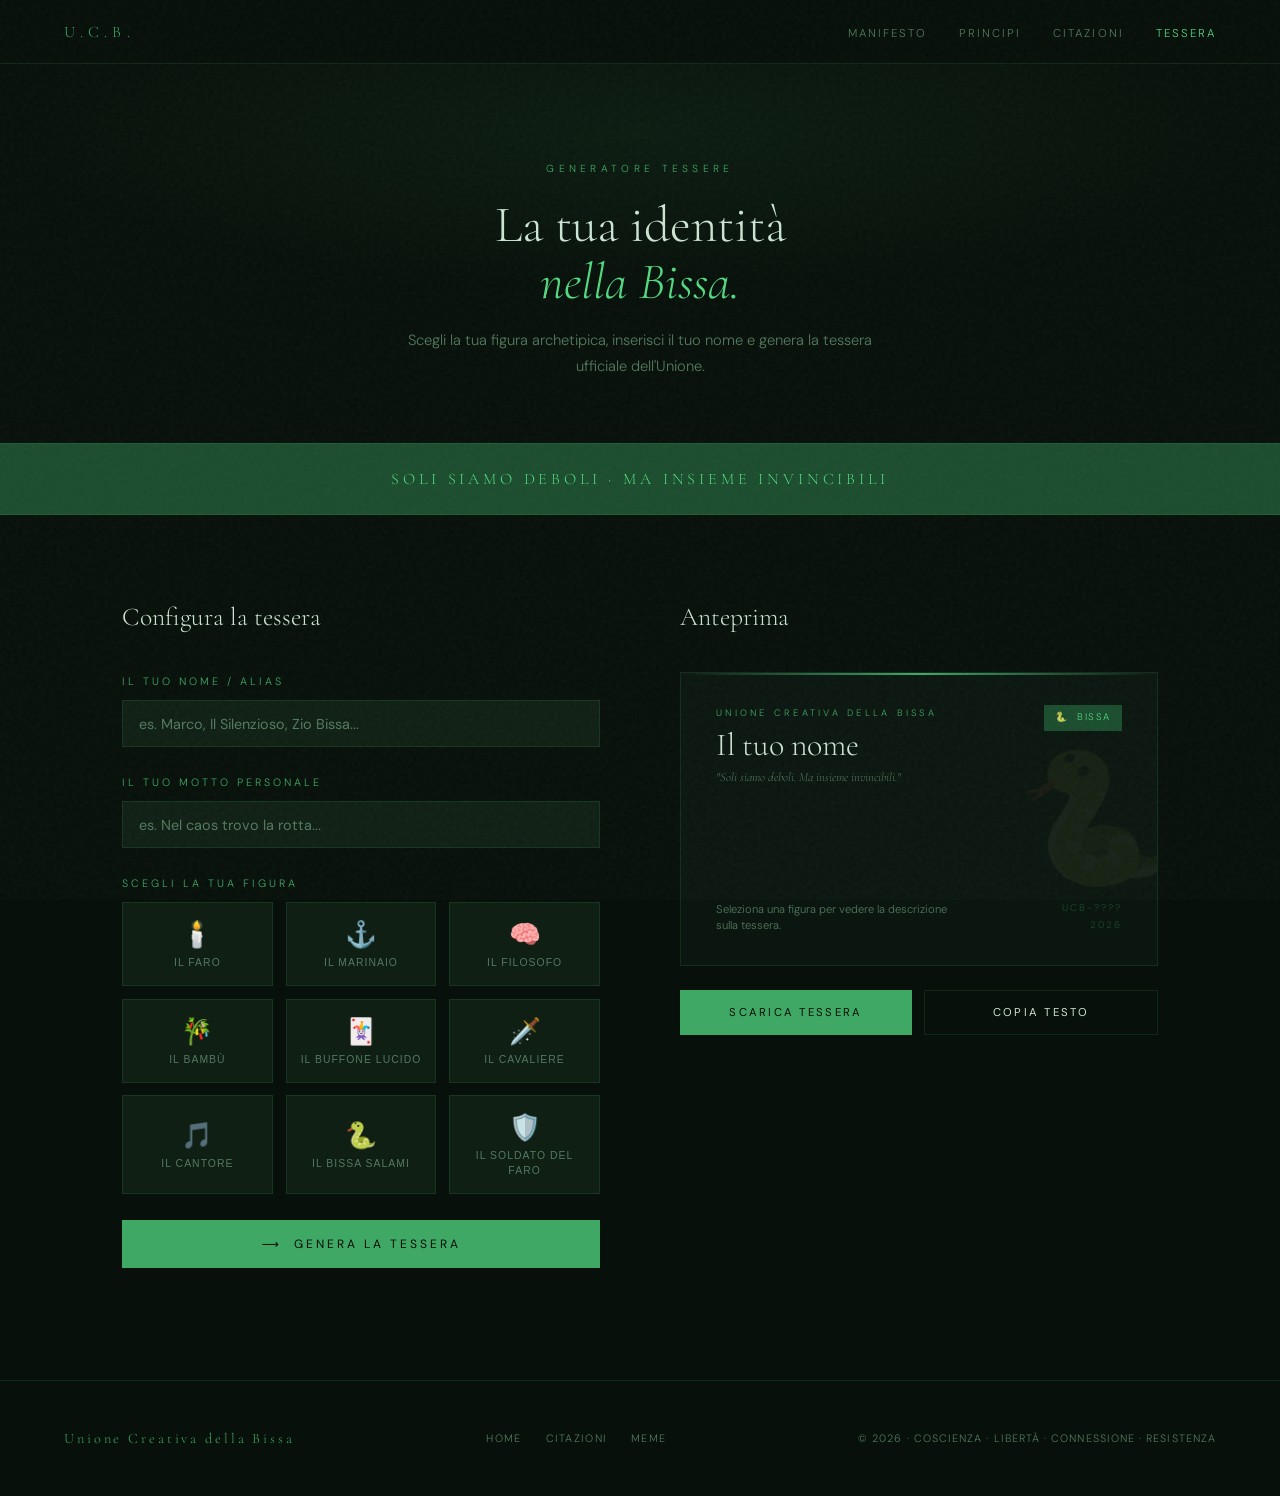
<file: tessera.html>
<!DOCTYPE html>
<html lang="it">
<head>
  <meta charset="UTF-8" />
  <meta name="viewport" content="width=device-width, initial-scale=1.0" />
  <title>Tessera — U.C.B.</title>
  <link rel="stylesheet" href="style.css" />
  <style>
    .page-hero {
      padding: 10rem 2rem 4rem; text-align: center;
      background: radial-gradient(ellipse 70% 50% at 50% 30%, rgba(63,168,101,0.08) 0%, transparent 70%);
    }
    .page-hero .section-title { margin: 0 auto; }
    .page-hero p { color: var(--muted); font-size: 0.92rem; max-width: 500px; margin: 1rem auto 0; }

    /* ── FORM ── */
    .tessera-layout {
      max-width: 1100px; margin: 0 auto; padding: 5rem 2rem 7rem;
      display: grid; grid-template-columns: 1fr 1fr; gap: 5rem; align-items: start;
    }

    .form-section h3 {
      font-family: var(--serif); font-size: 1.6rem; font-weight: 300;
      margin-bottom: 2rem; color: var(--cream);
    }

    .form-group { margin-bottom: 1.6rem; }
    .form-group label {
      display: block; font-size: 0.67rem; letter-spacing: 0.28em;
      text-transform: uppercase; color: var(--green); margin-bottom: 0.6rem;
    }
    .form-group input, .form-group select {
      width: 100%; padding: 0.85rem 1rem;
      background: var(--surface); border: 1px solid var(--border);
      color: var(--cream); font-family: var(--sans); font-size: 0.9rem;
      outline: none; transition: border-color 0.3s;
      appearance: none;
    }
    .form-group input:focus, .form-group select:focus { border-color: var(--green); }
    .form-group input::placeholder { color: var(--muted); }

    .figure-grid {
      display: grid; grid-template-columns: repeat(3, 1fr); gap: 0.8rem;
      margin-bottom: 1.6rem;
    }
    .figura-btn {
      padding: 1rem 0.5rem; background: var(--surface); border: 1px solid var(--border);
      cursor: pointer; transition: all 0.25s; text-align: center;
    }
    .figura-btn:hover { border-color: var(--green); background: var(--surface2); }
    .figura-btn.selected { border-color: var(--green-bright); background: var(--green-dim); }
    .figura-btn .fig-emoji { font-size: 1.6rem; display: block; margin-bottom: 0.3rem; }
    .figura-btn .fig-name { font-size: 0.65rem; letter-spacing: 0.1em; text-transform: uppercase; color: var(--muted); }
    .figura-btn.selected .fig-name { color: var(--green-bright); }

    .generate-btn {
      width: 100%; padding: 1rem; background: var(--green); color: #050e08;
      font-family: var(--sans); font-size: 0.75rem; letter-spacing: 0.25em;
      text-transform: uppercase; border: none; cursor: pointer; transition: background 0.3s;
    }
    .generate-btn:hover { background: var(--green-bright); }

    /* ── TESSERA CARD ── */
    .preview-section { position: sticky; top: 7rem; }
    .preview-section h3 {
      font-family: var(--serif); font-size: 1.6rem; font-weight: 300;
      margin-bottom: 2rem; color: var(--cream);
    }

    .tessera-card {
      width: 100%; aspect-ratio: 3/1.85;
      background: var(--bg2); border: 1px solid var(--border);
      position: relative; overflow: hidden;
      display: flex; flex-direction: column; justify-content: space-between;
      padding: 2rem 2.2rem; transition: all 0.4s;
    }
    .tessera-card::before {
      content: ''; position: absolute; top: 0; left: 0; right: 0; height: 2px;
      background: linear-gradient(to right, transparent, var(--green), transparent);
    }
    .tessera-card::after {
      content: attr(data-symbol);
      position: absolute; right: -20px; top: 50%; transform: translateY(-50%);
      font-size: 8rem; opacity: 0.06; line-height: 1; pointer-events: none;
    }

    .card-top { display: flex; justify-content: space-between; align-items: flex-start; }
    .card-org {
      font-size: 0.58rem; letter-spacing: 0.35em; text-transform: uppercase;
      color: var(--green); margin-bottom: 0.3rem;
    }
    .card-figura-badge {
      display: flex; align-items: center; gap: 0.4rem;
      background: var(--green-dim); padding: 0.3rem 0.7rem;
      font-size: 0.6rem; letter-spacing: 0.15em; text-transform: uppercase; color: var(--green-bright);
    }

    .card-name {
      font-family: var(--serif); font-size: clamp(1.4rem, 4vw, 2rem);
      font-weight: 300; color: var(--cream); line-height: 1.1;
      margin-top: 0.4rem;
    }
    .card-motto {
      font-family: var(--serif); font-size: 0.78rem; font-style: italic;
      color: var(--muted); margin-top: 0.3rem;
    }

    .card-bottom { display: flex; justify-content: space-between; align-items: flex-end; }
    .card-figura-desc { font-size: 0.7rem; color: var(--muted); max-width: 60%; line-height: 1.4; }
    .card-id {
      font-size: 0.6rem; letter-spacing: 0.2em; color: var(--green-dim);
      text-align: right;
    }

    /* card themes */
    .card-theme-1::before { background: linear-gradient(to right, transparent, #3fa865, transparent); }
    .card-theme-2::before { background: linear-gradient(to right, transparent, #52d980, transparent); }
    .card-theme-3::before { background: linear-gradient(to right, transparent, #1b4d2e, var(--green), transparent); }

    .download-row { margin-top: 1.5rem; display: flex; gap: 0.8rem; }
    .download-row .btn { flex: 1; text-align: center; }

    /* figura detail panel */
    .figura-detail {
      margin-top: 2rem; padding: 1.5rem; background: var(--surface);
      border: 1px solid var(--border); border-left: 2px solid var(--green);
      display: none;
    }
    .figura-detail.show { display: block; }
    .figura-detail h4 { font-family: var(--serif); font-size: 1.1rem; color: var(--green-bright); margin-bottom: 0.5rem; }
    .figura-detail p { font-size: 0.84rem; color: var(--muted); }
    .figura-detail .figura-stats { margin-top: 1rem; display: grid; grid-template-columns: 1fr 1fr; gap: 0.8rem; }
    .stat-item { font-size: 0.75rem; }
    .stat-label { color: var(--green); font-size: 0.6rem; letter-spacing: 0.2em; text-transform: uppercase; display: block; margin-bottom: 0.2rem; }
    .stat-bar { height: 3px; background: var(--border); margin-top: 0.4rem; }
    .stat-fill { height: 100%; background: var(--green); transition: width 0.6s ease; }

    @media (max-width: 900px) {
      .tessera-layout { grid-template-columns: 1fr; gap: 3rem; }
      .preview-section { position: static; }
    }
    @media (max-width: 520px) {
      .figure-grid { grid-template-columns: repeat(2, 1fr); }
    }
  </style>
</head>
<body>

  <nav class="site-nav">
    <a href="index.html" class="nav-logo">U.C.B.</a>
    <ul class="nav-links">
      <li><a href="index.html#manifesto">Manifesto</a></li>
      <li><a href="index.html#principi">Principi</a></li>
      <li><a href="citazioni.html">Citazioni</a></li>
      <li><a href="tessera.html">Tessera</a></li>
    </ul>
  </nav>

  <div class="page-hero">
    <span class="section-label reveal">Generatore Tessere</span>
    <h1 class="section-title reveal">La tua identità<br><em style="font-style:italic; color:var(--green-bright)">nella Bissa.</em></h1>
    <p class="reveal">Scegli la tua figura archetipica, inserisci il tuo nome e genera la tessera ufficiale dell'Unione.</p>
  </div>

  <div class="motto-band">
    <p>Soli siamo deboli · Ma insieme invincibili</p>
  </div>

  <div class="tessera-layout">

    <!-- FORM -->
    <div class="form-section reveal">
      <h3>Configura la tessera</h3>

      <div class="form-group">
        <label>Il tuo nome / alias</label>
        <input type="text" id="input-nome" placeholder="es. Marco, Il Silenzioso, Zio Bissa..." maxlength="32" />
      </div>

      <div class="form-group">
        <label>Il tuo motto personale</label>
        <input type="text" id="input-motto" placeholder="es. Nel caos trovo la rotta..." maxlength="60" />
      </div>

      <div class="form-group">
        <label>Scegli la tua Figura</label>
        <div class="figure-grid" id="figure-grid">
          <!-- filled by JS -->
        </div>
      </div>

      <button class="generate-btn" onclick="generaTessera()">⟶ &nbsp;Genera la Tessera</button>
    </div>

    <!-- PREVIEW -->
    <div class="preview-section reveal">
      <h3>Anteprima</h3>

      <div class="tessera-card card-theme-1" id="tessera-card" data-symbol="🐍">
        <div class="card-top">
          <div>
            <div class="card-org">Unione Creativa della Bissa</div>
            <div class="card-name" id="card-name">Il tuo nome</div>
            <div class="card-motto" id="card-motto">"Soli siamo deboli. Ma insieme invincibili."</div>
          </div>
          <div class="card-figura-badge" id="card-badge">🐍 &nbsp;Bissa</div>
        </div>
        <div class="card-bottom">
          <div class="card-figura-desc" id="card-desc">Seleziona una figura per vedere la descrizione sulla tessera.</div>
          <div class="card-id" id="card-id">UCB-????<br>2026</div>
        </div>
      </div>

      <div class="figura-detail" id="figura-detail">
        <h4 id="detail-title">—</h4>
        <p id="detail-desc">—</p>
        <div class="figura-stats" id="detail-stats"></div>
      </div>

      <div class="download-row">
        <button class="btn btn-primary" onclick="scaricaTessera()">Scarica Tessera</button>
        <button class="btn btn-ghost" onclick="copiaTessera()">Copia Testo</button>
      </div>
    </div>

  </div>

  <footer class="site-footer">
    <span class="footer-logo">Unione Creativa della Bissa</span>
    <nav class="footer-links">
      <a href="index.html">Home</a>
      <a href="citazioni.html">Citazioni</a>
      <a href="meme.html">Meme</a>
    </nav>
    <span class="footer-copy">© 2026 · COSCIENZA · LIBERTÀ · CONNESSIONE · RESISTENZA</span>
  </footer>

  <script src="script.js"></script>
  <script>
    const FIGURE = [
      {
        id: 'il-faro',
        emoji: '🕯️',
        nome: 'Il Faro',
        breve: 'Guida nel buio',
        desc: 'Chi tiene la luce accesa per gli altri anche quando lui stesso è al buio. Non offre soluzioni — offre direzione.',
        stats: { Lucidità: 95, Empatia: 80, Resilienza: 70, Caos: 30 }
      },
      {
        id: 'il-marinaio',
        emoji: '⚓',
        nome: 'Il Marinaio',
        breve: 'Regge la tempesta',
        desc: 'Non controlla il mare — impara a navigarlo. Esperto di caos, non lo teme. Sa che dopo ogni tempesta c\'è rotta.',
        stats: { Lucidità: 75, Empatia: 60, Resilienza: 95, Caos: 80 }
      },
      {
        id: 'il-filosofo',
        emoji: '🧠',
        nome: 'Il Filosofo',
        breve: 'Pensa prima di reagire',
        desc: 'Mette in dubbio tutto, anche sé stesso. Per lui la discussione è sacra. Non cerca risposte — cerca domande migliori.',
        stats: { Lucidità: 98, Empatia: 65, Resilienza: 60, Caos: 50 }
      },
      {
        id: 'il-bamboo',
        emoji: '🎋',
        nome: 'Il Bambù',
        breve: 'Piegarsi senza spezzarsi',
        desc: 'Incassa i colpi senza cadere. Non combatte il vento — lo usa. La sua forza è nascosta nella flessibilità.',
        stats: { Lucidità: 65, Empatia: 75, Resilienza: 99, Caos: 60 }
      },
      {
        id: 'il-buffone',
        emoji: '🃏',
        nome: 'Il Buffone Lucido',
        breve: 'Ridere nel caos',
        desc: 'Usa l\'ironia come resistenza. Ride del mondo perché lo capisce meglio degli altri. Dietro la battuta c\'è la verità.',
        stats: { Lucidità: 85, Empatia: 90, Resilienza: 80, Caos: 85 }
      },
      {
        id: 'il-cavaliere',
        emoji: '🗡️',
        nome: 'Il Cavaliere',
        breve: 'Disciplina e dignità',
        desc: 'Controlla l\'ego con la coscienza. Non attacca — difende. Sa che la vera libertà è dominio di sé stessi.',
        stats: { Lucidità: 88, Empatia: 70, Resilienza: 85, Caos: 35 }
      },
      {
        id: 'il-cantore',
        emoji: '🎵',
        nome: 'Il Cantore',
        breve: 'Crea significato insieme',
        desc: 'Non è perfetto ma canta lo stesso. Sa che un coro stonato vale più del silenzio perfetto. Unisce le voci.',
        stats: { Lucidità: 60, Empatia: 99, Resilienza: 70, Caos: 65 }
      },
      {
        id: 'il-bissa',
        emoji: '🐍',
        nome: 'Il Bissa Salami',
        breve: 'La figura guida',
        desc: 'Figura archetipica dell\'Unione. Non domina — accompagna. Aiuta gli altri a raggiungere il Grande Bissa.',
        stats: { Lucidità: 90, Empatia: 90, Resilienza: 90, Caos: 70 }
      },
      {
        id: 'il-soldato',
        emoji: '🛡️',
        nome: 'Il Soldato del Faro',
        breve: 'Protegge la comunità',
        desc: 'Custodisce il Faro. Non combatte per sé — combatte perché gli altri abbiano un rifugio. Silenzioso ma presente.',
        stats: { Lucidità: 75, Empatia: 80, Resilienza: 92, Caos: 45 }
      }
    ];

    let figuraSelezionata = null;

    function renderFigure() {
      const grid = document.getElementById('figure-grid');
      grid.innerHTML = '';
      FIGURE.forEach(f => {
        const btn = document.createElement('button');
        btn.className = 'figura-btn';
        btn.dataset.id = f.id;
        btn.innerHTML = `<span class="fig-emoji">${f.emoji}</span><span class="fig-name">${f.nome}</span>`;
        btn.onclick = () => selezionaFigura(f.id);
        grid.appendChild(btn);
      });
    }

    function selezionaFigura(id) {
      figuraSelezionata = FIGURE.find(f => f.id === id);
      document.querySelectorAll('.figura-btn').forEach(b => b.classList.remove('selected'));
      document.querySelector(`[data-id="${id}"]`).classList.add('selected');
      aggiornaCard();
      mostraDettaglio();
    }

    function aggiornaCard() {
      const nome = document.getElementById('input-nome').value.trim() || 'Il tuo nome';
      const motto = document.getElementById('input-motto').value.trim() || '"Soli siamo deboli. Ma insieme invincibili."';
      const f = figuraSelezionata;

      document.getElementById('card-name').textContent = nome;
      document.getElementById('card-motto').textContent = motto.startsWith('"') ? motto : `"${motto}"`;
      if (f) {
        document.getElementById('card-badge').textContent = `${f.emoji}  ${f.nome}`;
        document.getElementById('card-desc').textContent = f.breve;
        document.getElementById('tessera-card').setAttribute('data-symbol', f.emoji);
      }
      const id = 'UCB-' + Math.floor(1000 + Math.random() * 9000);
      document.getElementById('card-id').innerHTML = `${id}<br>2026`;
    }

    function mostraDettaglio() {
      const f = figuraSelezionata;
      if (!f) return;
      document.getElementById('detail-title').textContent = `${f.emoji}  ${f.nome} — ${f.breve}`;
      document.getElementById('detail-desc').textContent = f.desc;
      const stats = document.getElementById('detail-stats');
      stats.innerHTML = '';
      Object.entries(f.stats).forEach(([k, v]) => {
        stats.innerHTML += `
          <div class="stat-item">
            <span class="stat-label">${k}</span>
            <span style="color:var(--cream); font-size:0.8rem">${v}/100</span>
            <div class="stat-bar"><div class="stat-fill" style="width:${v}%"></div></div>
          </div>`;
      });
      document.getElementById('figura-detail').classList.add('show');
    }

    function generaTessera() {
      if (!figuraSelezionata) {
        alert('Seleziona prima una figura!');
        return;
      }
      aggiornaCard();
      document.getElementById('tessera-card').scrollIntoView({ behavior: 'smooth', block: 'center' });
    }

    function scaricaTessera() {
      const nome = document.getElementById('card-name').textContent;
      const f = figuraSelezionata;
      const id = document.getElementById('card-id').textContent.replace('\n', ' ');
      const motto = document.getElementById('card-motto').textContent;
      const testo = `UNIONE CREATIVA DELLA BISSA\n${'─'.repeat(32)}\nMembro: ${nome}\nFigura: ${f ? f.nome : '—'}\nMotto: ${motto}\n${id}\n\nSoli siamo deboli. Ma insieme invincibili.`;
      const blob = new Blob([testo], { type: 'text/plain' });
      const a = document.createElement('a');
      a.href = URL.createObjectURL(blob);
      a.download = `tessera-ucb-${nome.replace(/\s+/g, '-').toLowerCase()}.txt`;
      a.click();
    }

    function copiaTessera() {
      const nome = document.getElementById('card-name').textContent;
      const f = figuraSelezionata;
      const motto = document.getElementById('card-motto').textContent;
      const testo = `🐍 UNIONE CREATIVA DELLA BISSA\n👤 ${nome}\n${f ? f.emoji + ' ' + f.nome : ''}\n${motto}\n\n"Soli siamo deboli. Ma insieme invincibili."`;
      navigator.clipboard.writeText(testo).then(() => alert('Tessera copiata negli appunti!'));
    }

    // live preview on typing
    document.addEventListener('DOMContentLoaded', () => {
      renderFigure();
      document.getElementById('input-nome').addEventListener('input', aggiornaCard);
      document.getElementById('input-motto').addEventListener('input', aggiornaCard);
    });
  </script>
</body>
</html>
</file>
<file: style.css>
/* ═══════════════════════════════════════
   UNIONE CREATIVA DELLA BISSA — style.css
   ═══════════════════════════════════════ */

@import url('https://fonts.googleapis.com/css2?family=Cormorant+Garamond:ital,wght@0,300;0,400;0,600;1,300;1,400&family=DM+Sans:wght@300;400;500&display=swap');

*, *::before, *::after { box-sizing: border-box; margin: 0; padding: 0; }

:root {
  --bg:           #07100a;
  --bg2:          #0b1610;
  --surface:      #101f14;
  --surface2:     #162419;
  --green:        #3fa865;
  --green-bright: #52d980;
  --green-dim:    #1b4d2e;
  --green-glow:   rgba(63,168,101,0.12);
  --border:       rgba(63,168,101,0.16);
  --cream:        #cce4d3;
  --muted:        #527a5e;
  --serif:        'Cormorant Garamond', Georgia, serif;
  --sans:         'DM Sans', system-ui, sans-serif;
}

html { scroll-behavior: smooth; }

body {
  background: var(--bg);
  color: var(--cream);
  font-family: var(--sans);
  font-weight: 300;
  line-height: 1.75;
  overflow-x: hidden;
}

/* noise texture */
body::before {
  content: '';
  position: fixed; inset: 0;
  background-image: url("data:image/svg+xml,%3Csvg viewBox='0 0 256 256' xmlns='http://www.w3.org/2000/svg'%3E%3Cfilter id='n'%3E%3CfeTurbulence type='fractalNoise' baseFrequency='0.9' numOctaves='4' stitchTiles='stitch'/%3E%3C/filter%3E%3Crect width='100%25' height='100%25' filter='url(%23n)'/%3E%3C/svg%3E");
  opacity: 0.04;
  pointer-events: none;
  z-index: 9999;
}

/* ── NAV ── */
nav.site-nav {
  position: fixed; top: 0; left: 0; right: 0; z-index: 500;
  display: flex; justify-content: space-between; align-items: center;
  padding: 1.1rem 4rem;
  background: rgba(7,16,10,0.92);
  backdrop-filter: blur(16px);
  border-bottom: 1px solid var(--border);
}
.nav-logo {
  font-family: var(--serif); font-size: 1rem;
  letter-spacing: 0.32em; text-transform: uppercase;
  color: var(--green); text-decoration: none;
}
.nav-links { display: flex; gap: 2rem; list-style: none; }
.nav-links a {
  font-size: 0.71rem; letter-spacing: 0.18em; text-transform: uppercase;
  color: var(--muted); text-decoration: none; transition: color 0.3s;
}
.nav-links a:hover, .nav-links a.active { color: var(--green-bright); }

/* ── BUTTONS ── */
.btn {
  display: inline-block; padding: 0.85rem 2.2rem;
  font-family: var(--sans); font-size: 0.71rem;
  letter-spacing: 0.2em; text-transform: uppercase;
  text-decoration: none; transition: all 0.3s;
  border: none; cursor: pointer;
}
.btn-primary { background: var(--green); color: #050e08; }
.btn-primary:hover { background: var(--green-bright); }
.btn-ghost { background: transparent; color: var(--cream); border: 1px solid var(--border); }
.btn-ghost:hover { border-color: var(--green); color: var(--green-bright); }
.btn-sm { padding: 0.6rem 1.4rem; font-size: 0.65rem; }

/* ── TYPOGRAPHY UTILITIES ── */
.section-label {
  font-size: 0.64rem; letter-spacing: 0.42em; text-transform: uppercase;
  color: var(--green); margin-bottom: 1.2rem; display: block;
}
.section-title {
  font-family: var(--serif); font-size: clamp(2rem, 4vw, 3.2rem);
  font-weight: 300; line-height: 1.12; margin-bottom: 1.2rem;
}
.section-body { color: var(--muted); font-size: 0.92rem; }
.divider { width: 48px; height: 1px; background: var(--green-dim); margin: 0 0 2.5rem; }

/* ── REVEAL ANIMATION ── */
/* Default: tutto visibile (nessun JS, browser vecchi, fallback) */
.reveal { opacity: 1; transform: none; transition: none; }

/* Solo se JS è attivo: animazione reveal */
html.js-loaded .reveal {
  opacity: 0; transform: translateY(28px);
  transition: opacity 0.7s ease, transform 0.7s ease;
}
html.js-loaded .reveal.visible { opacity: 1; transform: translateY(0); }

/* ── MOTTO BAND ── */
.motto-band {
  background: var(--green-dim);
  border-top: 1px solid var(--border); border-bottom: 1px solid var(--border);
  padding: 1.3rem 4rem; text-align: center; overflow: hidden;
}
.motto-band p {
  font-family: var(--serif); font-size: clamp(0.82rem, 1.8vw, 1rem);
  letter-spacing: 0.24em; text-transform: uppercase; color: var(--green-bright);
}

/* ── FOOTER ── */
footer.site-footer {
  padding: 2.8rem 4rem; border-top: 1px solid var(--border);
  display: flex; justify-content: space-between; align-items: center;
  flex-wrap: wrap; gap: 1rem;
}
.footer-logo { font-family: var(--serif); color: var(--green); font-size: 0.9rem; letter-spacing: 0.2em; }
.footer-copy { font-size: 0.67rem; color: var(--muted); letter-spacing: 0.1em; }
.footer-links { display: flex; gap: 1.5rem; }
.footer-links a { font-size: 0.67rem; color: var(--muted); text-decoration: none; letter-spacing: 0.12em; text-transform: uppercase; transition: color 0.3s; }
.footer-links a:hover { color: var(--green); }

/* ── ANIMATIONS ── */
@keyframes fadeUp {
  from { opacity: 0; transform: translateY(24px); }
  to   { opacity: 1; transform: translateY(0); }
}
@keyframes scrollPulse {
  0%, 100% { opacity: 0.3; }
  50%       { opacity: 1; }
}
@keyframes spinSlow {
  from { transform: rotate(0deg); }
  to   { transform: rotate(360deg); }
}
@keyframes pulse {
  0%, 100% { opacity: 0.6; transform: scale(1); }
  50%       { opacity: 1; transform: scale(1.04); }
}

/* ── RESPONSIVE ── */
@media (max-width: 768px) {
  nav.site-nav { padding: 1rem 1.5rem; }
  .motto-band { padding: 1rem 1.2rem; }
  footer.site-footer { padding: 2rem 1.5rem; flex-direction: column; text-align: center; }
  .footer-links { justify-content: center; }
}
@media (max-width: 520px) {
  .nav-links { display: none; }
}
</file>
